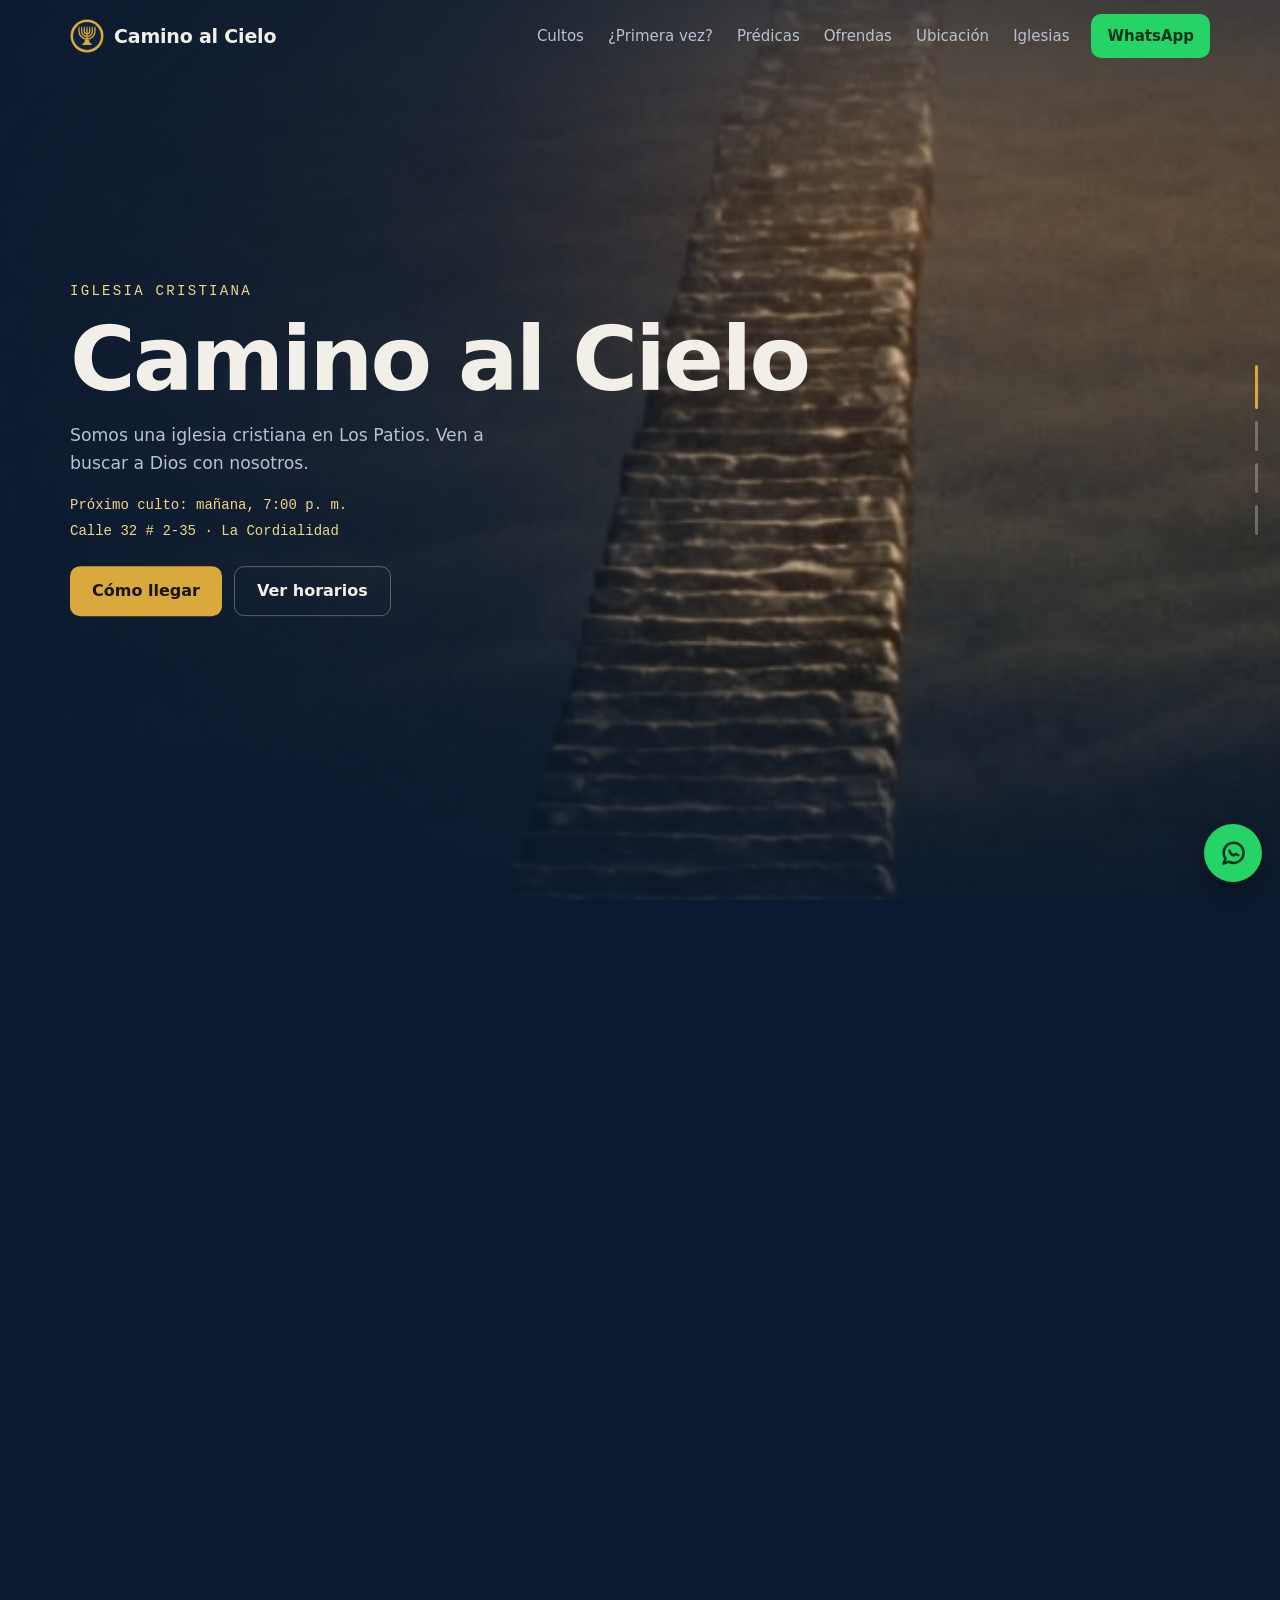
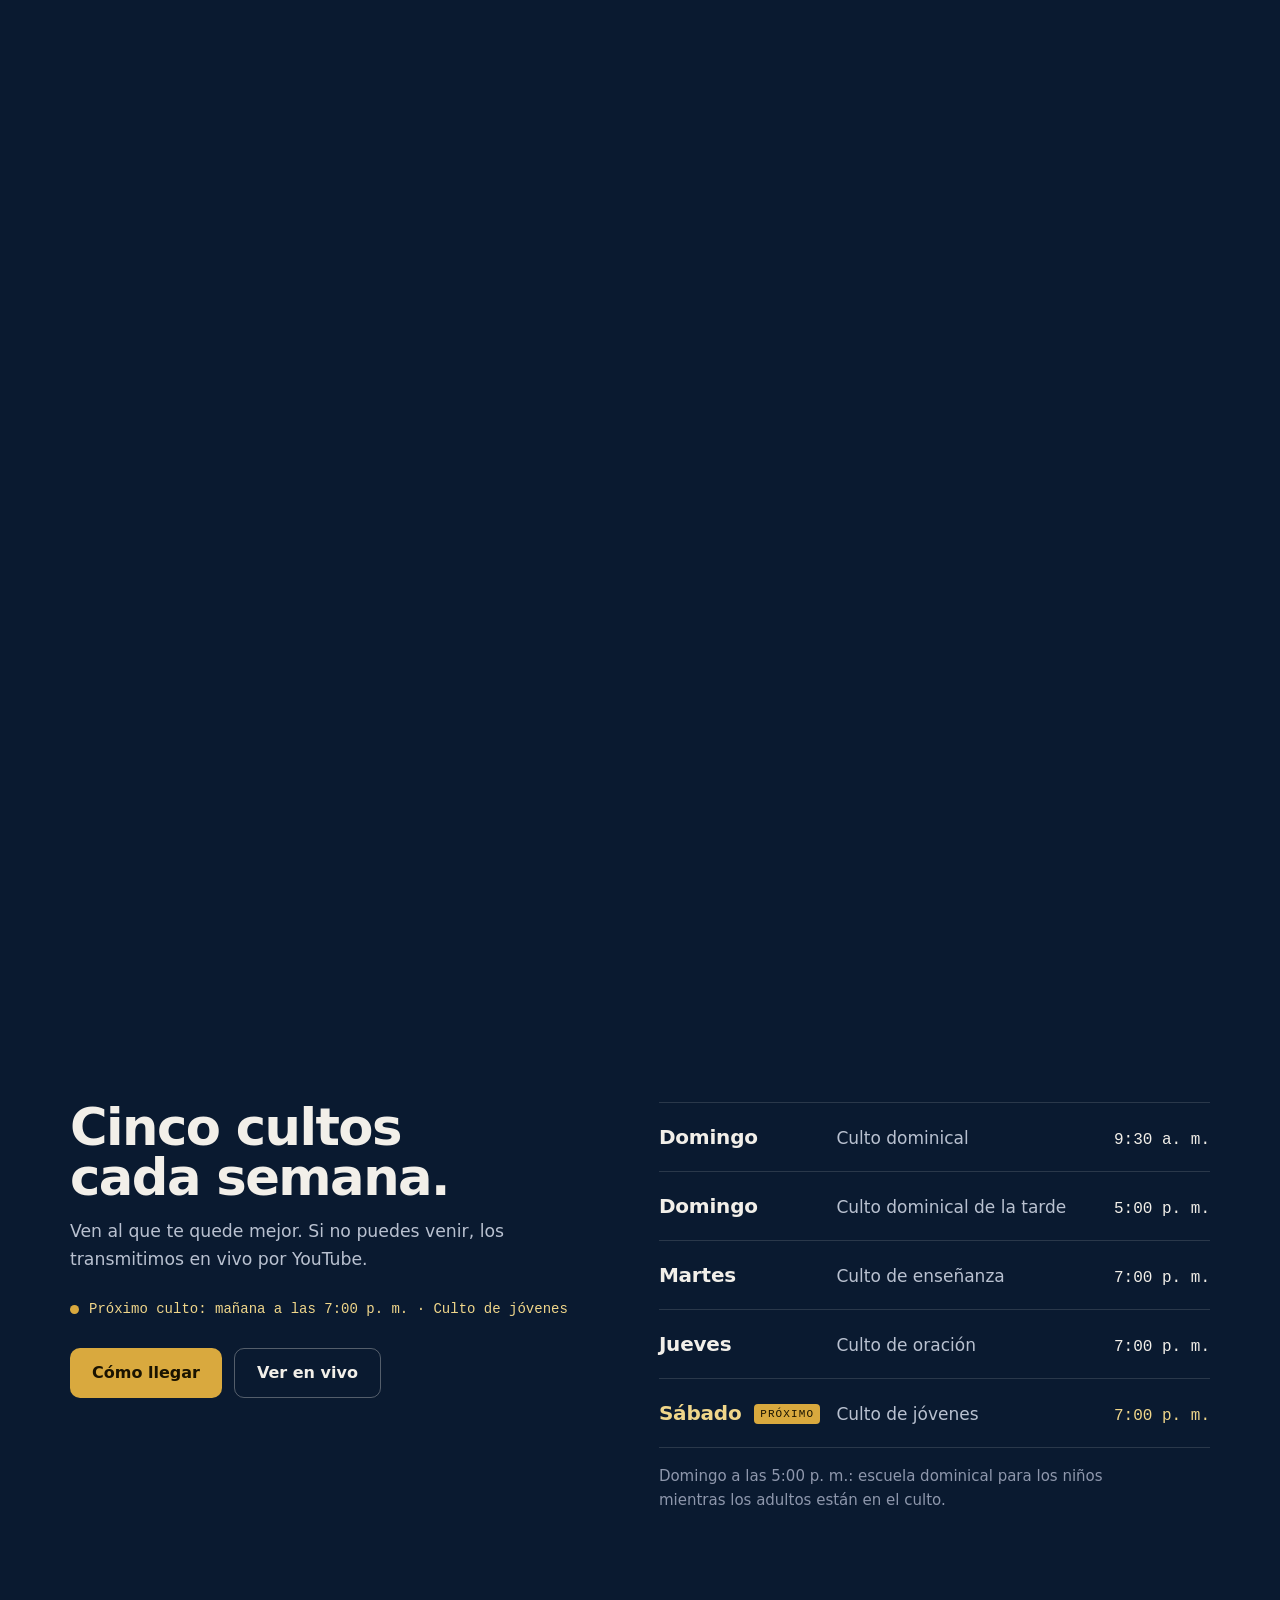
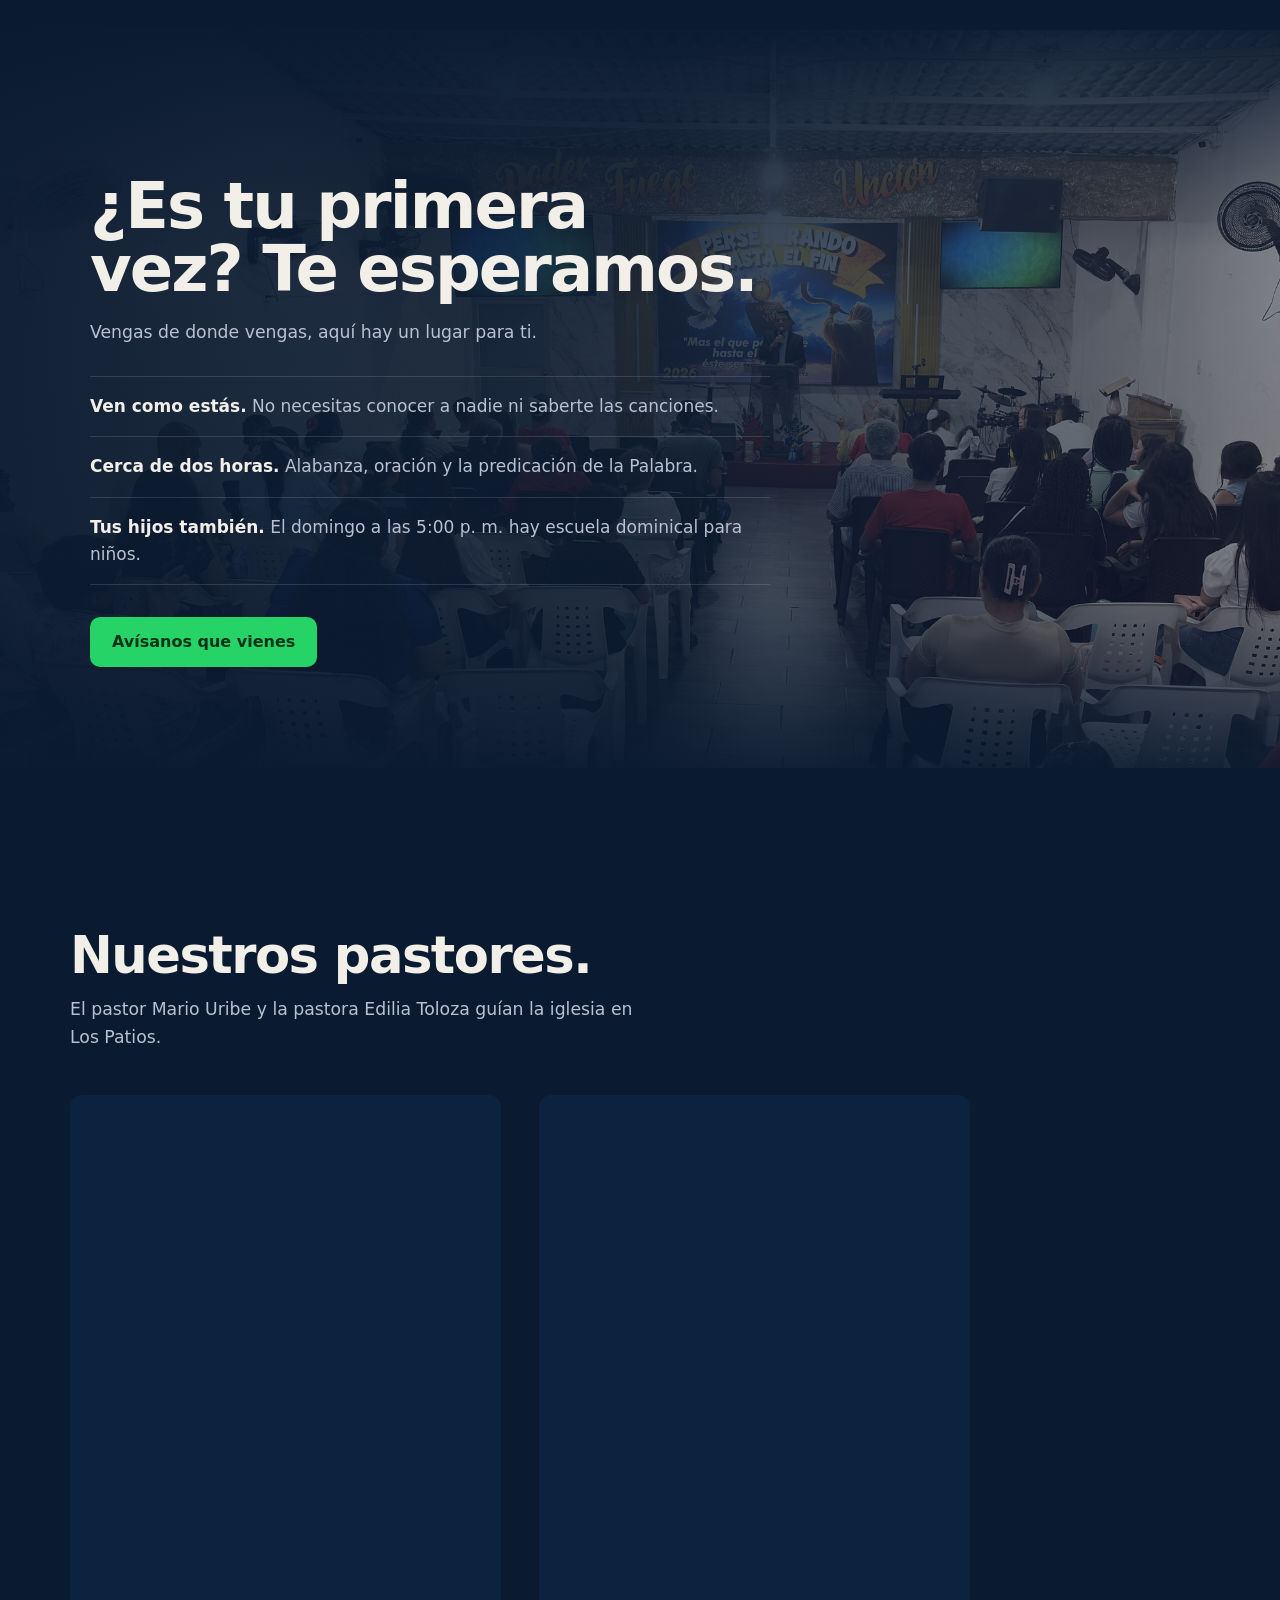
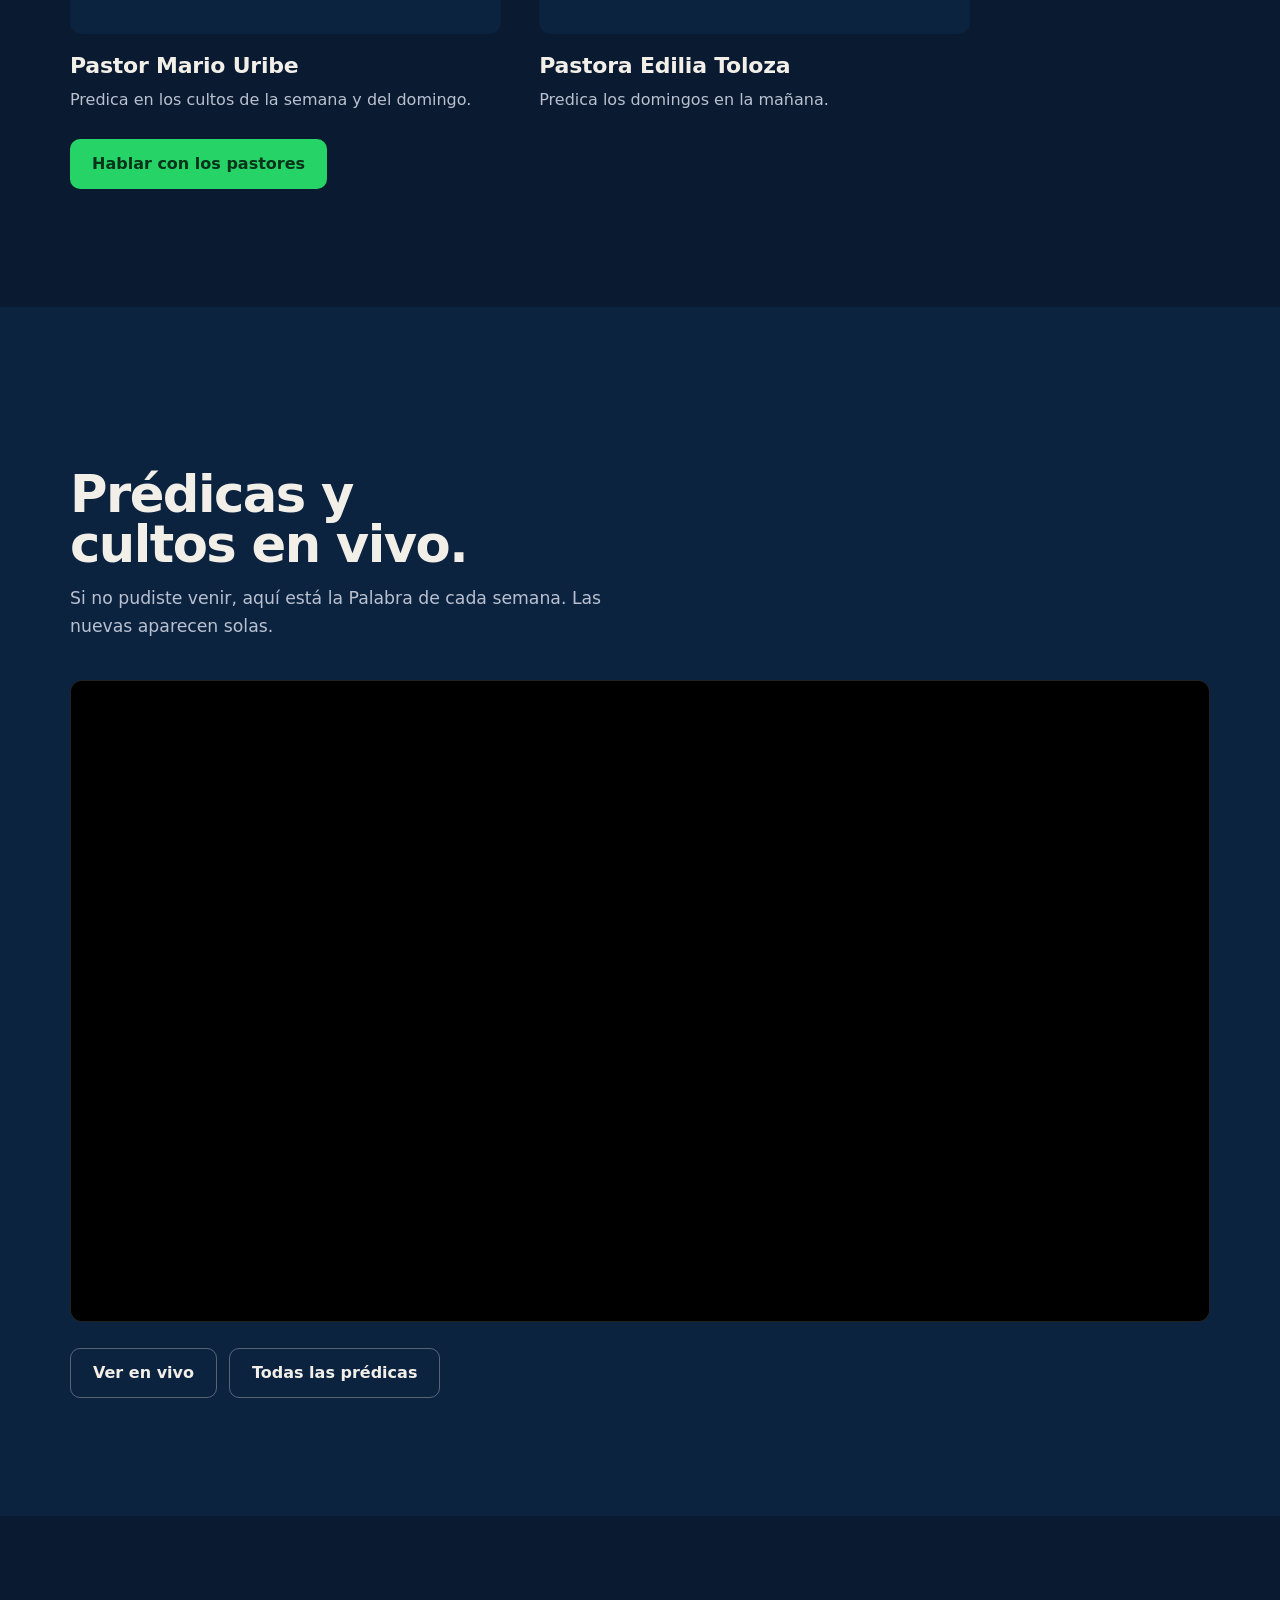
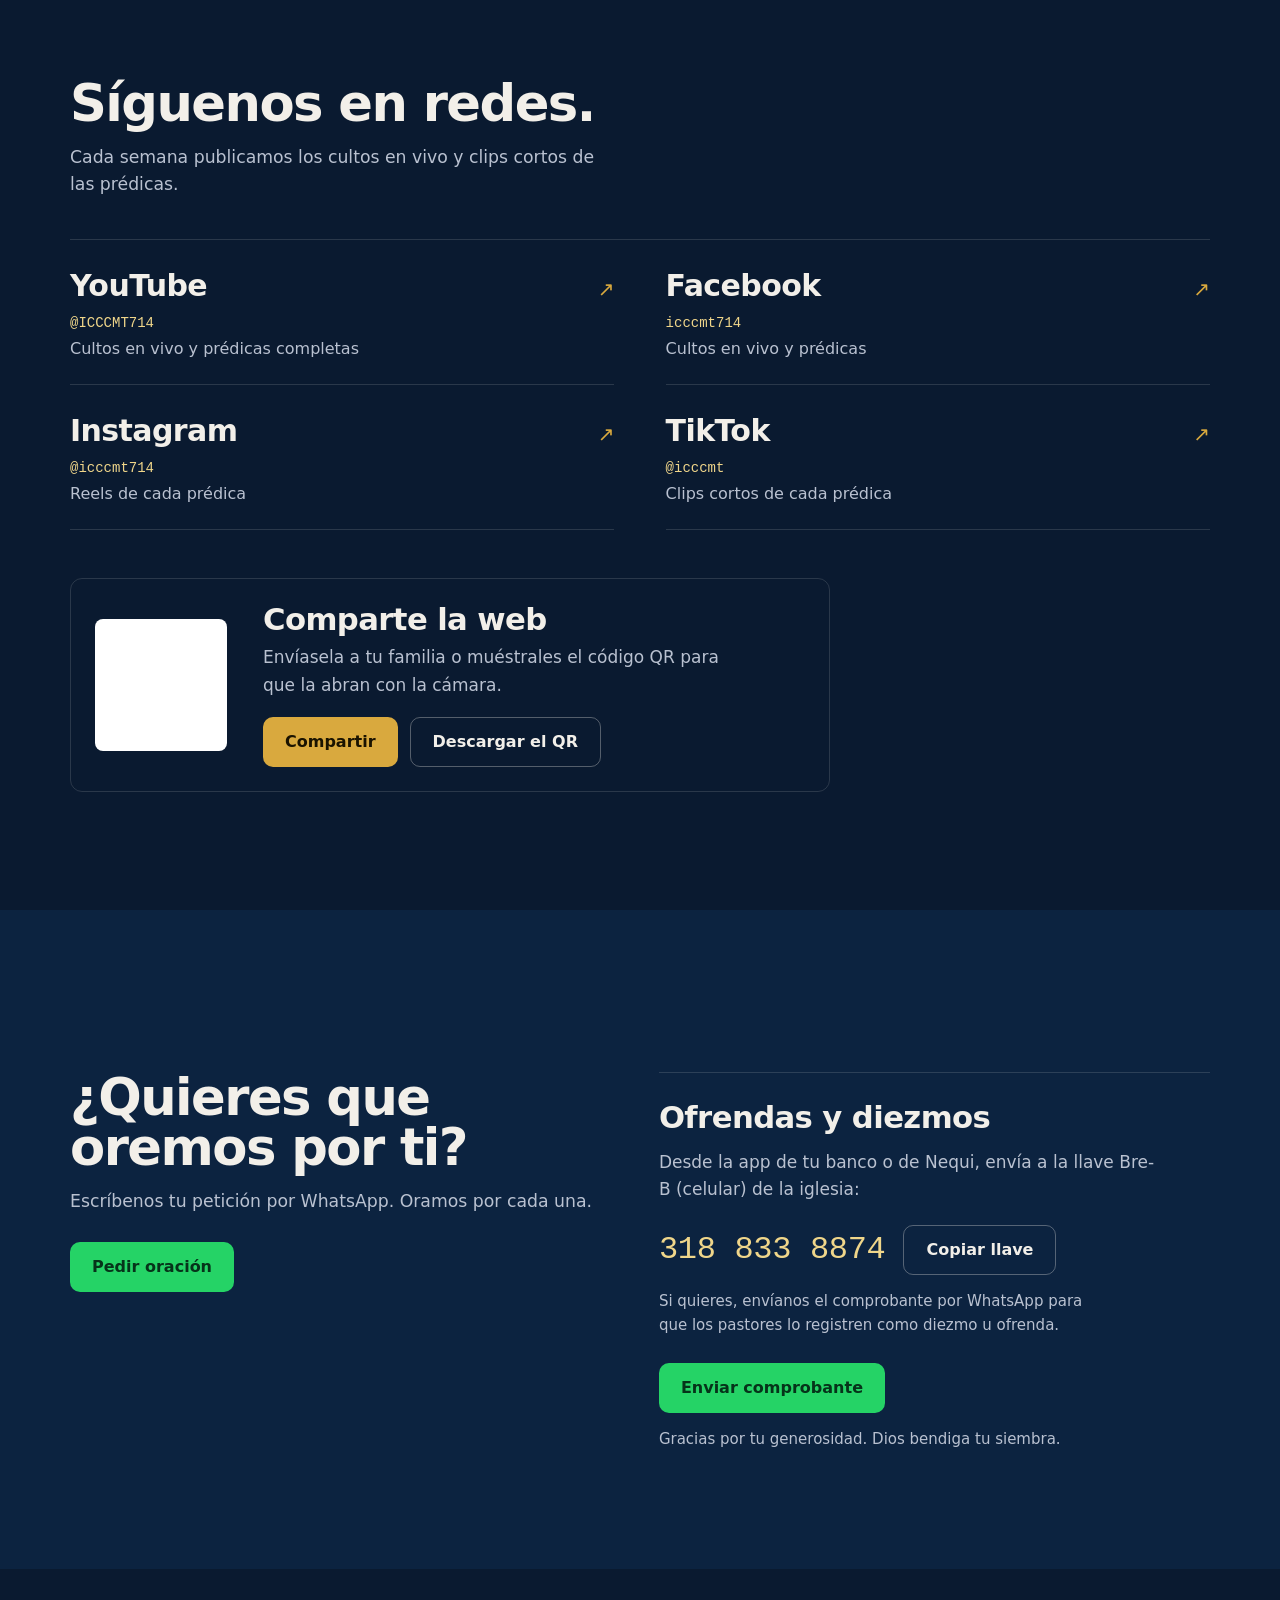
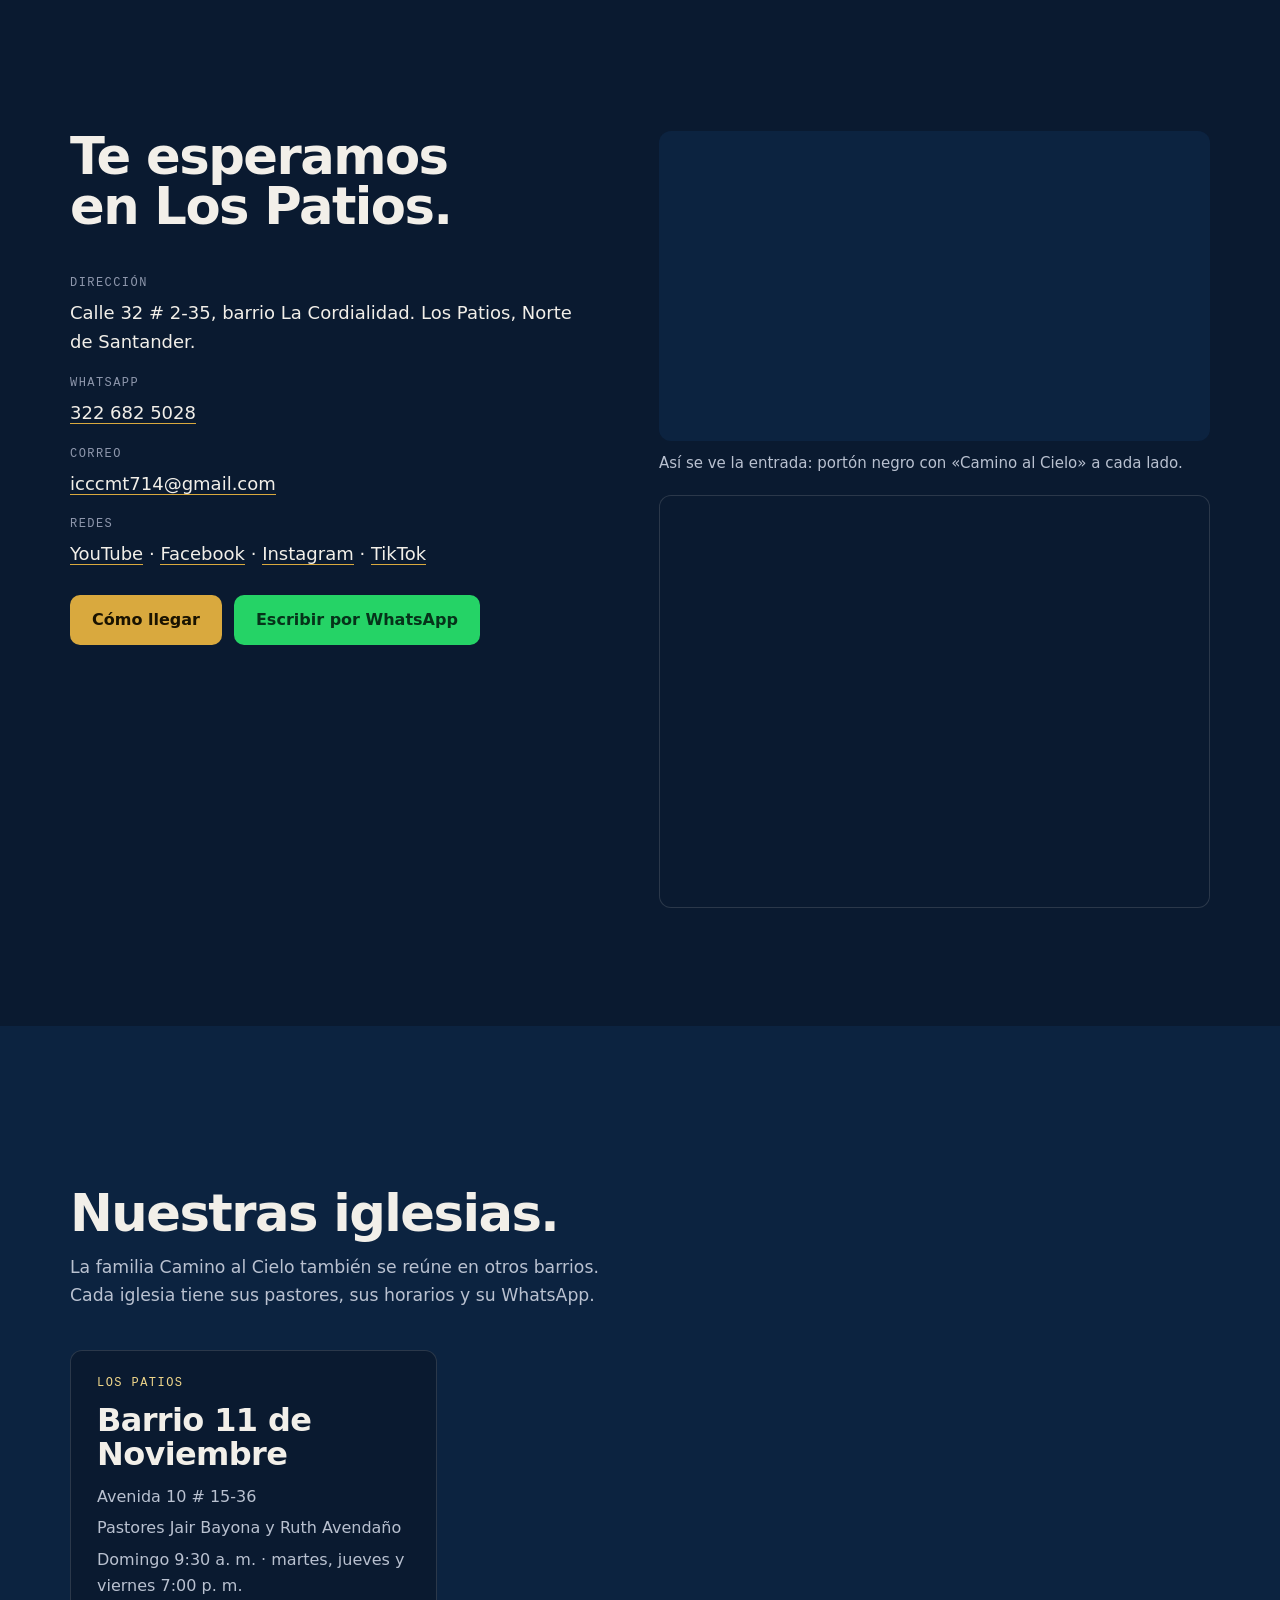
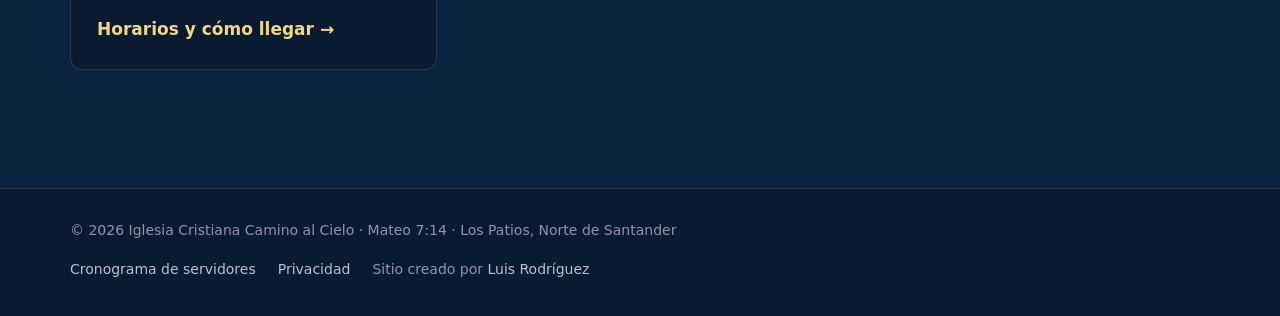
<file: index.html>
<!doctype html>
<html lang="es-CO" class="no-js">
<head>
<meta charset="utf-8">
<!-- Seguridad: solo se carga lo propio + Google Fonts, el video de YouTube (nocookie) y el mapa de Google.
     Si agregas un recurso de otro sitio (script, iframe, fuente, imagen), agrégalo aquí o el navegador lo bloquea. -->
<meta http-equiv="Content-Security-Policy" content="default-src 'none'; script-src 'self'; style-src 'self' https://fonts.googleapis.com; font-src https://fonts.gstatic.com; img-src 'self'; media-src 'self' blob:; connect-src 'self'; frame-src https://www.youtube-nocookie.com https://www.google.com https://maps.google.com; manifest-src 'self'; base-uri 'none'; form-action 'none'; upgrade-insecure-requests">
<meta name="referrer" content="strict-origin-when-cross-origin">
<meta name="viewport" content="width=device-width, initial-scale=1">
<title>Iglesia Cristiana Camino al Cielo · Los Patios | Cultos y horarios</title>
<meta name="description" content="Iglesia cristiana en Los Patios, Norte de Santander. Cultos el domingo a las 9:30 a. m. y 5:00 p. m.; martes, jueves y sábado a las 7:00 p. m. Calle 32 # 2-35, barrio La Cordialidad.">
<link rel="canonical" href="https://caminoalcielo714.org/">
<meta property="og:type" content="website">
<meta property="og:url" content="https://caminoalcielo714.org/">
<meta property="og:title" content="Iglesia Cristiana Camino al Cielo · Los Patios">
<meta property="og:description" content="Te esperamos el domingo a las 9:30 a. m. y 5:00 p. m.; martes, jueves y sábado a las 7:00 p. m. Calle 32 # 2-35, La Cordialidad.">
<meta property="og:image" content="https://caminoalcielo714.org/img/og.jpg">
<meta property="og:locale" content="es_CO">
<meta name="theme-color" content="#0A1A30">
<link rel="icon" href="img/sello.svg" type="image/svg+xml">
<link rel="preload" as="image" href="img/hero.jpg" media="(min-width: 761px)">
<link rel="preload" as="image" href="img/hero-movil.jpg" media="(max-width: 760px)">
<link rel="preconnect" href="https://fonts.googleapis.com">
<link rel="preconnect" href="https://fonts.gstatic.com" crossorigin>
<link rel="stylesheet" href="https://fonts.googleapis.com/css2?family=Outfit:wght@500;600;700;800&family=Inter:wght@400;500;600&family=IBM+Plex+Mono:wght@400;500&display=swap">
<link rel="stylesheet" href="styles.css">
<script type="application/ld+json">
{
  "@context": "https://schema.org",
  "@type": ["Church", "LocalBusiness"],
  "@id": "https://caminoalcielo714.org/#iglesia",
  "name": "Iglesia Cristiana Camino al Cielo",
  "alternateName": "ICCCMT",
  "description": "Iglesia cristiana en Los Patios, Norte de Santander. Mateo 7:14.",
  "url": "https://caminoalcielo714.org/",
  "logo": "https://caminoalcielo714.org/img/sello.svg",
  "image": ["https://caminoalcielo714.org/img/fachada.jpg", "https://caminoalcielo714.org/img/templo-lleno.jpg"],
  "telephone": "+573226825028",
  "email": "icccmt714@gmail.com",
  "address": {"@type": "PostalAddress", "streetAddress": "Calle 32 # 2-35, barrio La Cordialidad", "addressLocality": "Los Patios", "addressRegion": "Norte de Santander", "addressCountry": "CO"},
  "geo": {"@type": "GeoCoordinates", "latitude": 7.8390849, "longitude": -72.5015306},
  "hasMap": "https://www.google.com/maps/search/?api=1&query=Iglesia+Cristiana+Camino+al+Cielo+Los+Patios",
  "openingHoursSpecification": [
    {"@type": "OpeningHoursSpecification", "dayOfWeek": "Sunday", "opens": "09:30", "closes": "11:30"},
    {"@type": "OpeningHoursSpecification", "dayOfWeek": "Sunday", "opens": "17:00", "closes": "19:00"},
    {"@type": "OpeningHoursSpecification", "dayOfWeek": "Tuesday", "opens": "19:00", "closes": "21:00"},
    {"@type": "OpeningHoursSpecification", "dayOfWeek": "Thursday", "opens": "19:00", "closes": "21:00"},
    {"@type": "OpeningHoursSpecification", "dayOfWeek": "Saturday", "opens": "19:00", "closes": "21:00"}
  ],
  "sameAs": ["https://www.youtube.com/@ICCCMT714", "https://www.facebook.com/icccmt714", "https://www.instagram.com/icccmt714/", "https://www.tiktok.com/@icccmt"]
}
</script>
</head>
<body>
<header class="nav" id="nav">
  <div class="wrap">
    <a class="logo" href="#inicio" aria-label="Iglesia Cristiana Camino al Cielo, inicio"><img src="img/sello.svg" alt="" width="34" height="34"><span>Camino al Cielo</span></a>
    <nav class="nav-links" aria-label="Secciones"><a href="#cultos">Cultos</a><a href="#visita">¿Primera vez?</a><a href="#predicas">Prédicas</a><a href="#ofrendas">Ofrendas</a><a href="#ubicacion">Ubicación</a><a href="#iglesias">Iglesias</a></nav>
    <a class="btn btn-wa btn-nav" data-wa href="#">WhatsApp</a>
    <button class="burger" id="burger" aria-label="Abrir menú" aria-expanded="false" aria-controls="menu"><svg viewBox="0 0 24 24" fill="none" stroke="currentColor" stroke-width="2" stroke-linecap="round"><path d="M4 7h16M4 12h16M4 17h16"/></svg></button>
  </div>
</header>
<div class="menu" id="menu">
  <a href="#cultos">Cultos</a><a href="#visita">¿Primera vez?</a><a href="#predicas">Prédicas</a><a href="#ofrendas">Ofrendas</a><a href="#ubicacion">Ubicación</a><a href="#iglesias">Nuestras iglesias</a>
  <a class="btn btn-wa" data-wa href="#">Escribir por WhatsApp</a>
</div>

<main>
  <!-- 1. Portada: el camino angosto que sube a la luz. Avanza con el scroll (imagen hoy; película cuando haya créditos). -->
  <section class="film" id="inicio" aria-label="Iglesia Cristiana Camino al Cielo, presentación">
    <div class="film-stage">
      <video id="film-video" muted playsinline preload="none" aria-hidden="true"></video>
      <picture class="film-poster">
        <source media="(max-width: 760px)" srcset="img/hero-movil.jpg">
        <img src="img/hero.jpg" alt="Una escalera angosta de piedra sube entre las nubes hacia una luz dorada" fetchpriority="high">
      </picture>
      <div class="film-scrim" aria-hidden="true"></div>
      <div class="chapters">
        <article class="chapter on"><div class="wrap">
          <h1><small>Iglesia Cristiana</small> Camino al Cielo</h1>
          <p>Somos una iglesia cristiana en Los Patios. Ven a buscar a Dios con nosotros.</p>
          <p class="proximo"><span data-proximo>Domingo 9:30 a. m. y 5:00 p. m. · martes, jueves y sábado 7:00 p. m.</span><span>Calle 32 # 2‑35 · La Cordialidad</span></p>
          <div class="actions"><a class="btn btn-gold" data-map href="#">Cómo llegar</a><a class="btn btn-line" href="#cultos">Ver horarios</a></div>
        </div></article>
        <article class="chapter"><div class="wrap">
          <h2>Angosto es el camino que lleva a la vida.</h2>
          <p>Mateo 7:14. Lo recorremos juntos, cada semana, con la Palabra de Dios en el centro.</p>
        </div></article>
        <article class="chapter"><div class="wrap">
          <h2>¿Primera vez? Te guardamos un lugar.</h2>
          <p>No necesitas conocer a nadie. Escríbenos y te ayudamos a llegar.</p>
          <div class="actions"><a class="btn btn-wa" data-wa="visita" href="#">Avísanos que vienes</a></div>
        </div></article>
        <article class="chapter"><div class="wrap">
          <h2><span class="nowrap">Calle 32 # 2‑35,</span> Los Patios.</h2>
          <p>Barrio La Cordialidad. Domingo 9:30 a. m. y 5:00 p. m.; martes, jueves y sábado 7:00 p. m.</p>
          <div class="actions"><a class="btn btn-gold" data-map href="#">Cómo llegar</a><a class="btn btn-wa" data-wa href="#">Escribir por WhatsApp</a></div>
        </div></article>
      </div>
      <nav class="film-index" aria-label="Capítulos">
        <button type="button" data-go="0" aria-label="Inicio" class="on"></button>
        <button type="button" data-go="1" aria-label="Mateo 7:14"></button>
        <button type="button" data-go="2" aria-label="Primera vez"></button>
        <button type="button" data-go="3" aria-label="Dirección"></button>
      </nav>
    </div>
  </section>

  <!-- 2. Cultos de la semana (main.js marca hoy y el próximo) -->
  <section class="section" id="cultos">
    <div class="wrap split">
      <div class="reveal">
        <h2 class="h-section">Cinco cultos cada semana.</h2>
        <p class="lead">Ven al que te quede mejor. Si no puedes venir, los transmitimos en vivo por YouTube.</p>
        <p class="estado" id="estado"><i></i><span data-proximo-largo>Consultando el próximo culto…</span></p>
        <div class="actions"><a class="btn btn-gold" data-map href="#">Cómo llegar</a><a class="btn btn-line" data-live href="#">Ver en vivo</a></div>
      </div>
      <div class="reveal">
        <div class="horario" id="horario" role="list" aria-label="Horario de cultos"></div>
        <p class="nota">Domingo a las 5:00 p. m.: escuela dominical para los niños mientras los adultos están en el culto.</p>
      </div>
    </div>
  </section>

  <!-- 3. Primera vez: banda con la foto real del templo -->
  <section class="band" id="visita">
    <img class="band-bg" src="img/templo-lleno.jpg" alt="" loading="lazy">
    <div class="wrap band-in reveal">
      <h2>¿Es tu primera vez? Te esperamos.</h2>
      <p class="lead">Vengas de donde vengas, aquí hay un lugar para ti.</p>
      <ul class="lines">
        <li><b>Ven como estás.</b> No necesitas conocer a nadie ni saberte las canciones.</li>
        <li><b>Cerca de dos horas.</b> Alabanza, oración y la predicación de la Palabra.</li>
        <li><b>Tus hijos también.</b> El domingo a las 5:00 p. m. hay escuela dominical para niños.</li>
      </ul>
      <a class="btn btn-wa" data-wa="visita" href="#">Avísanos que vienes</a>
    </div>
  </section>

  <!-- 4. Pastores -->
  <section class="section" id="pastores">
    <div class="wrap">
      <div class="reveal">
        <h2 class="h-section">Nuestros pastores.</h2>
        <p class="lead">El pastor Mario Uribe y la pastora Edilia Toloza guían la iglesia en Los Patios.</p>
      </div>
      <div class="pastores">
        <figure class="reveal"><img src="img/pastor-mario.jpg" alt="El pastor Mario Uribe predicando en la iglesia" width="640" height="800" loading="lazy"><figcaption><b>Pastor Mario Uribe</b><span>Predica en los cultos de la semana y del domingo.</span></figcaption></figure>
        <figure class="reveal"><img src="img/pastora-edilia.jpg" alt="La pastora Edilia Toloza predicando en la iglesia" width="640" height="800" loading="lazy"><figcaption><b>Pastora Edilia Toloza</b><span>Predica los domingos en la mañana.</span></figcaption></figure>
      </div>
      <div class="actions reveal"><a class="btn btn-wa" data-wa="pastores" href="#">Hablar con los pastores</a></div>
    </div>
  </section>

  <!-- 5. Prédicas y en vivo: la lista de YouTube se actualiza sola -->
  <section class="section section-alt" id="predicas">
    <div class="wrap">
      <div class="reveal head-row">
        <div>
          <h2 class="h-section">Prédicas y cultos en vivo.</h2>
          <p class="lead">Si no pudiste venir, aquí está la Palabra de cada semana. Las nuevas aparecen solas.</p>
        </div>
        <p class="en-vivo" id="en-vivo" hidden><i></i><a data-live href="#">Estamos en culto ahora: míralo en vivo</a></p>
      </div>
      <div class="video reveal">
        <iframe src="https://www.youtube-nocookie.com/embed/videoseries?list=UULF9AWh4ZiqCBXliTgME6V60g" title="Prédicas de la Iglesia Cristiana Camino al Cielo en YouTube" loading="lazy" allow="accelerometer; autoplay; clipboard-write; encrypted-media; gyroscope; picture-in-picture; web-share" referrerpolicy="strict-origin-when-cross-origin" allowfullscreen></iframe>
      </div>
      <div class="actions reveal"><a class="btn btn-line" data-live href="#">Ver en vivo</a><a class="btn btn-line" href="https://www.youtube.com/@ICCCMT714/videos" target="_blank" rel="noopener">Todas las prédicas</a></div>
    </div>
  </section>

  <!-- 6. Redes y compartir la web -->
  <section class="section" id="redes">
    <div class="wrap">
      <div class="reveal">
        <h2 class="h-section">Síguenos en redes.</h2>
        <p class="lead">Cada semana publicamos los cultos en vivo y clips cortos de las prédicas.</p>
      </div>
      <ul class="redes reveal">
        <li><a href="https://www.youtube.com/@ICCCMT714" target="_blank" rel="noopener"><b>YouTube</b><code>@ICCCMT714</code><span>Cultos en vivo y prédicas completas</span></a></li>
        <li><a href="https://www.facebook.com/icccmt714" target="_blank" rel="noopener"><b>Facebook</b><code>icccmt714</code><span>Cultos en vivo y prédicas</span></a></li>
        <li><a href="https://www.instagram.com/icccmt714/" target="_blank" rel="noopener"><b>Instagram</b><code>@icccmt714</code><span>Reels de cada prédica</span></a></li>
        <li><a href="https://www.tiktok.com/@icccmt" target="_blank" rel="noopener"><b>TikTok</b><code>@icccmt</code><span>Clips cortos de cada prédica</span></a></li>
      </ul>
      <div class="compartir reveal">
        <img src="img/qr.png" alt="Código QR de caminoalcielo714.org" width="132" height="132" loading="lazy">
        <div>
          <h3>Comparte la web</h3>
          <p>Envíasela a tu familia o muéstrales el código QR para que la abran con la cámara.</p>
          <div class="actions"><button type="button" class="btn btn-gold" id="compartir">Compartir</button><a class="btn btn-line" href="img/qr.png" download="qr-caminoalcielo714.png">Descargar el QR</a></div>
        </div>
      </div>
    </div>
  </section>

  <!-- 7. Oración y ofrendas -->
  <section class="section section-alt" id="ofrendas">
    <div class="wrap split">
      <div class="reveal">
        <h2 class="h-section">¿Quieres que oremos por ti?</h2>
        <p class="lead">Escríbenos tu petición por WhatsApp. Oramos por cada una.</p>
        <div class="actions"><a class="btn btn-wa" data-wa="oracion" href="#">Pedir oración</a></div>
      </div>
      <div class="reveal ofrenda">
        <h3>Ofrendas y diezmos</h3>
        <p>Desde la app de tu banco o de Nequi, envía a la llave Bre-B (celular) de la iglesia:</p>
        <div class="llave"><code id="llave">318 833 8874</code><button type="button" class="btn btn-line" id="copiar">Copiar llave</button></div>
        <p class="nota">Si quieres, envíanos el comprobante por WhatsApp para que los pastores lo registren como diezmo u ofrenda.</p>
        <div class="actions"><a class="btn btn-wa" data-wa="comprobante" href="#">Enviar comprobante</a></div>
        <p class="nota">Gracias por tu generosidad. Dios bendiga tu siembra.</p>
      </div>
    </div>
  </section>

  <!-- 8. Ubicación y contacto -->
  <section class="section" id="ubicacion">
    <div class="wrap split">
      <div class="reveal">
        <h2 class="h-section">Te esperamos en Los Patios.</h2>
        <dl class="datos">
          <dt>Dirección</dt><dd><span class="nowrap">Calle 32 # 2‑35,</span> barrio La Cordialidad. Los Patios, Norte de Santander.</dd>
          <dt>WhatsApp</dt><dd><a data-wa href="#">322 682 5028</a></dd>
          <dt>Correo</dt><dd><a href="mailto:icccmt714@gmail.com">icccmt714@gmail.com</a></dd>
          <dt>Redes</dt><dd><a href="https://www.youtube.com/@ICCCMT714" target="_blank" rel="noopener">YouTube</a> · <a href="https://www.facebook.com/icccmt714" target="_blank" rel="noopener">Facebook</a> · <a href="https://www.instagram.com/icccmt714/" target="_blank" rel="noopener">Instagram</a> · <a href="https://www.tiktok.com/@icccmt" target="_blank" rel="noopener">TikTok</a></dd>
        </dl>
        <div class="actions"><a class="btn btn-gold" data-map href="#">Cómo llegar</a><a class="btn btn-wa" data-wa href="#">Escribir por WhatsApp</a></div>
      </div>
      <div class="reveal">
        <figure class="fachada">
          <img src="img/fachada.jpg" alt="Fachada de la iglesia de noche: portón negro abierto con las letras Camino al Cielo a cada lado" width="1400" height="788" loading="lazy">
          <figcaption>Así se ve la entrada: portón negro con «Camino al Cielo» a cada lado.</figcaption>
        </figure>
        <div class="mapa"><iframe id="mapa" title="Mapa: Calle 32 # 2-35, La Cordialidad, Los Patios" loading="lazy" referrerpolicy="strict-origin-when-cross-origin"></iframe></div>
      </div>
    </div>
  </section>

  <!-- 9. Nuestras iglesias: la lista la escribe _sedes/hacer_sedes.py desde _sedes/sedes.json (no editar entre las marcas) -->
  <section class="section section-alt" id="iglesias">
    <div class="wrap">
      <div class="reveal">
        <h2 class="h-section">Nuestras iglesias.</h2>
        <p class="lead">La familia Camino al Cielo también se reúne en otros barrios. Cada iglesia tiene sus pastores, sus horarios y su WhatsApp.</p>
      </div>
      <ul class="iglesias reveal">
<!-- iglesias:inicio -->
        <li><a href="/once-de-noviembre/"><small>Los Patios</small><b>Barrio 11 de Noviembre</b><span class="nowrap">Avenida 10 # 15-36</span><span>Pastores Jair Bayona y Ruth Avendaño</span><span>Domingo 9:30 a. m. · martes, jueves y viernes 7:00 p. m.</span><em>Horarios y cómo llegar →</em></a></li>
<!-- iglesias:fin -->
      </ul>
    </div>
  </section>
</main>

<footer class="footer">
  <div class="wrap">
    <span>© 2026 Iglesia Cristiana Camino al Cielo · Mateo 7:14 · Los Patios, Norte de Santander</span>
    <span class="footer-links"><a href="https://cronograma.caminoalcielo714.org" target="_blank" rel="noopener">Cronograma de servidores</a><a href="privacidad.html">Privacidad</a><span>Sitio creado por <a href="https://wa.me/573134308017" target="_blank" rel="noopener">Luis Rodríguez</a></span></span>
  </div>
</footer>
<a class="wa-float" data-wa href="#" aria-label="Escribir por WhatsApp"><svg viewBox="0 0 24 24" fill="none" stroke="currentColor" stroke-width="2.2" stroke-linecap="round" stroke-linejoin="round"><path d="M21 12a8.5 8.5 0 0 1-12.6 7.4L4 21l1.6-4.3A8.5 8.5 0 1 1 21 12z"/><path d="M9 10c.4 2 2 3.6 4 4l1.5-1.2 2 1"/></svg></a>
<script src="main.js"></script>
</body>
</html>
</file>
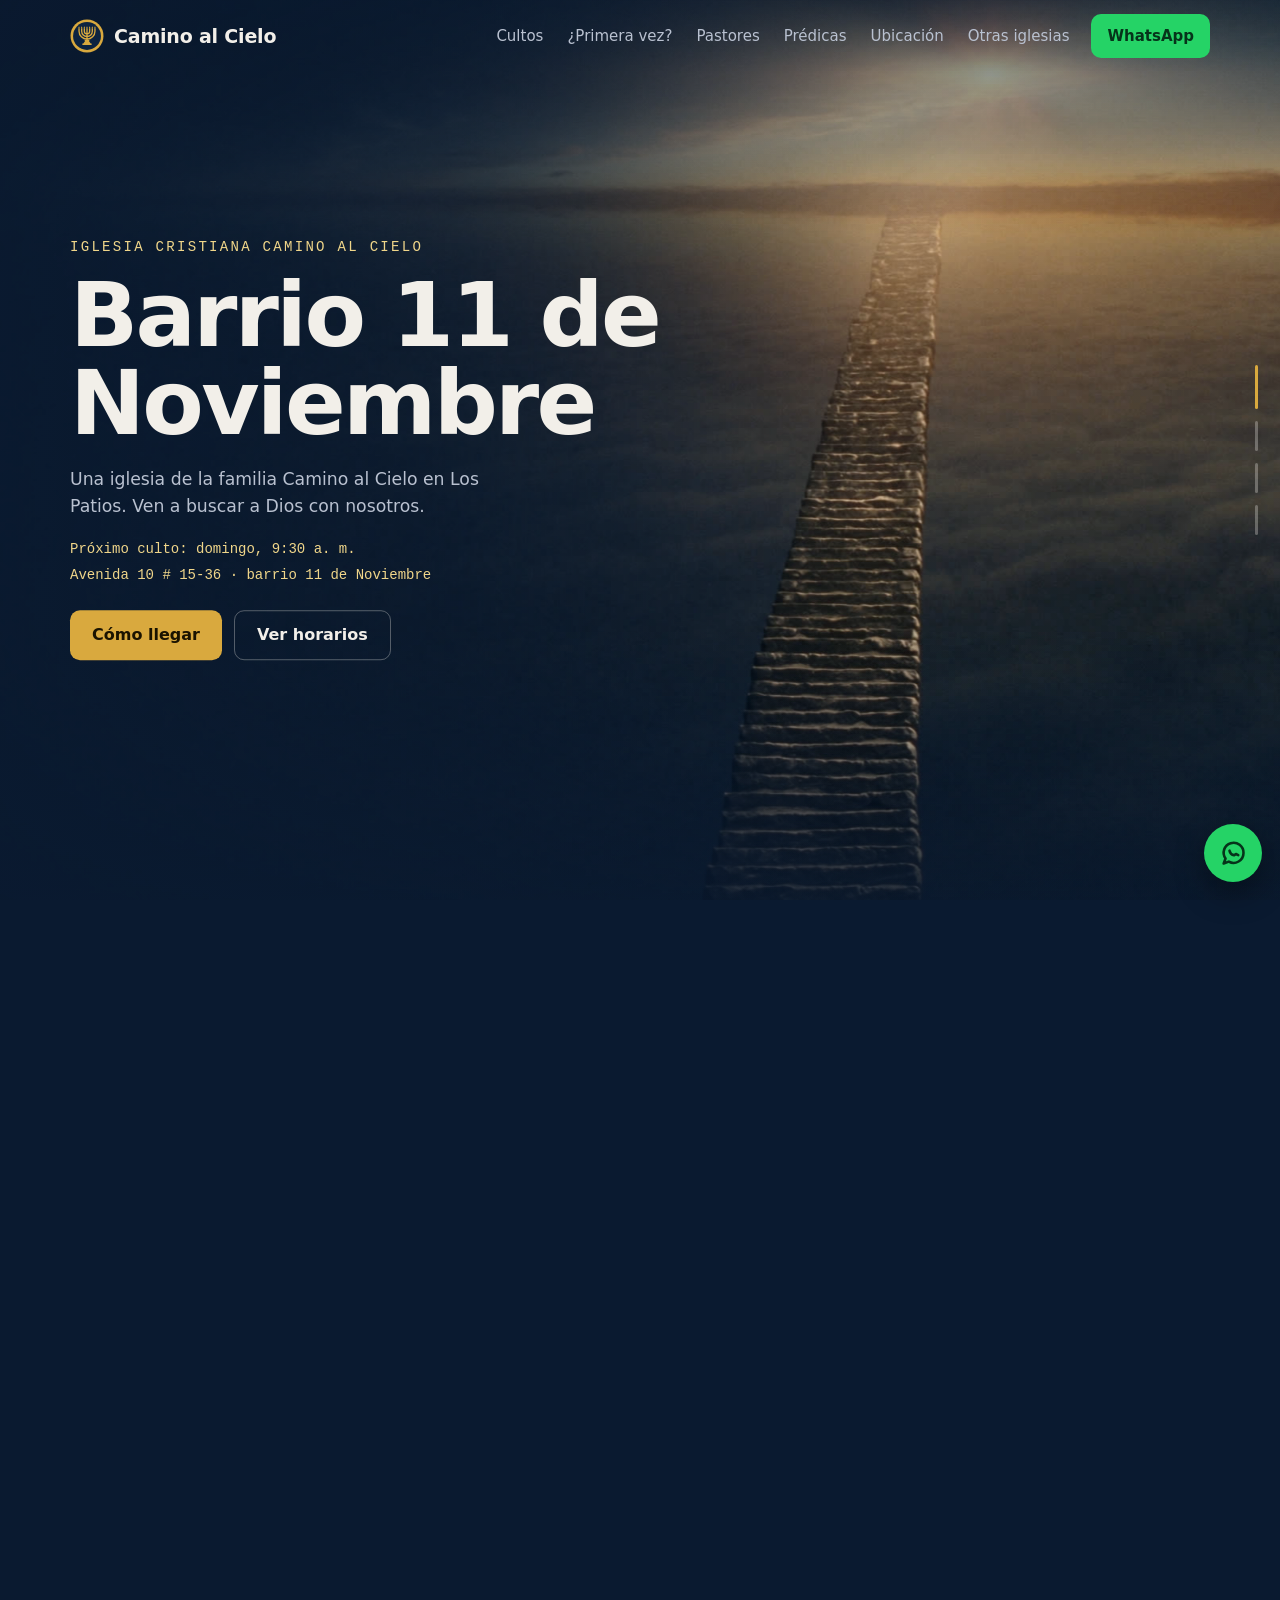
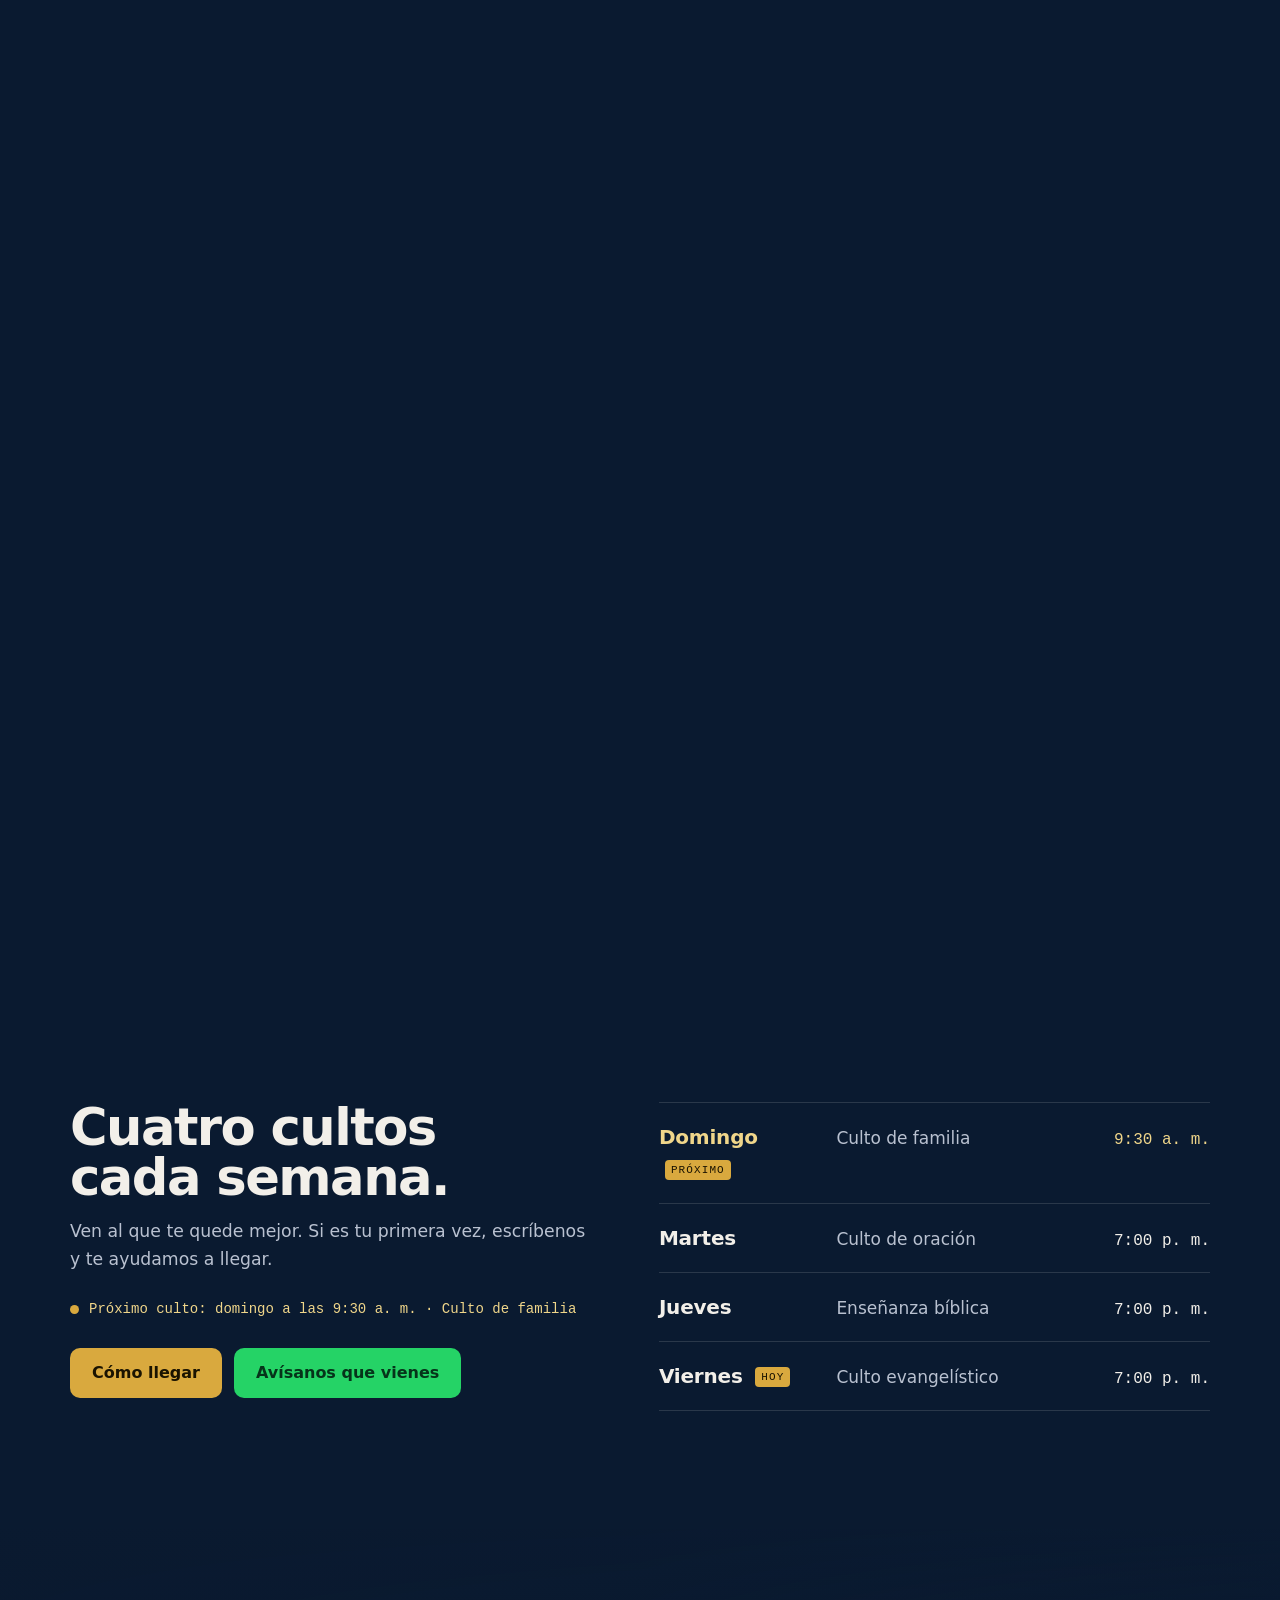
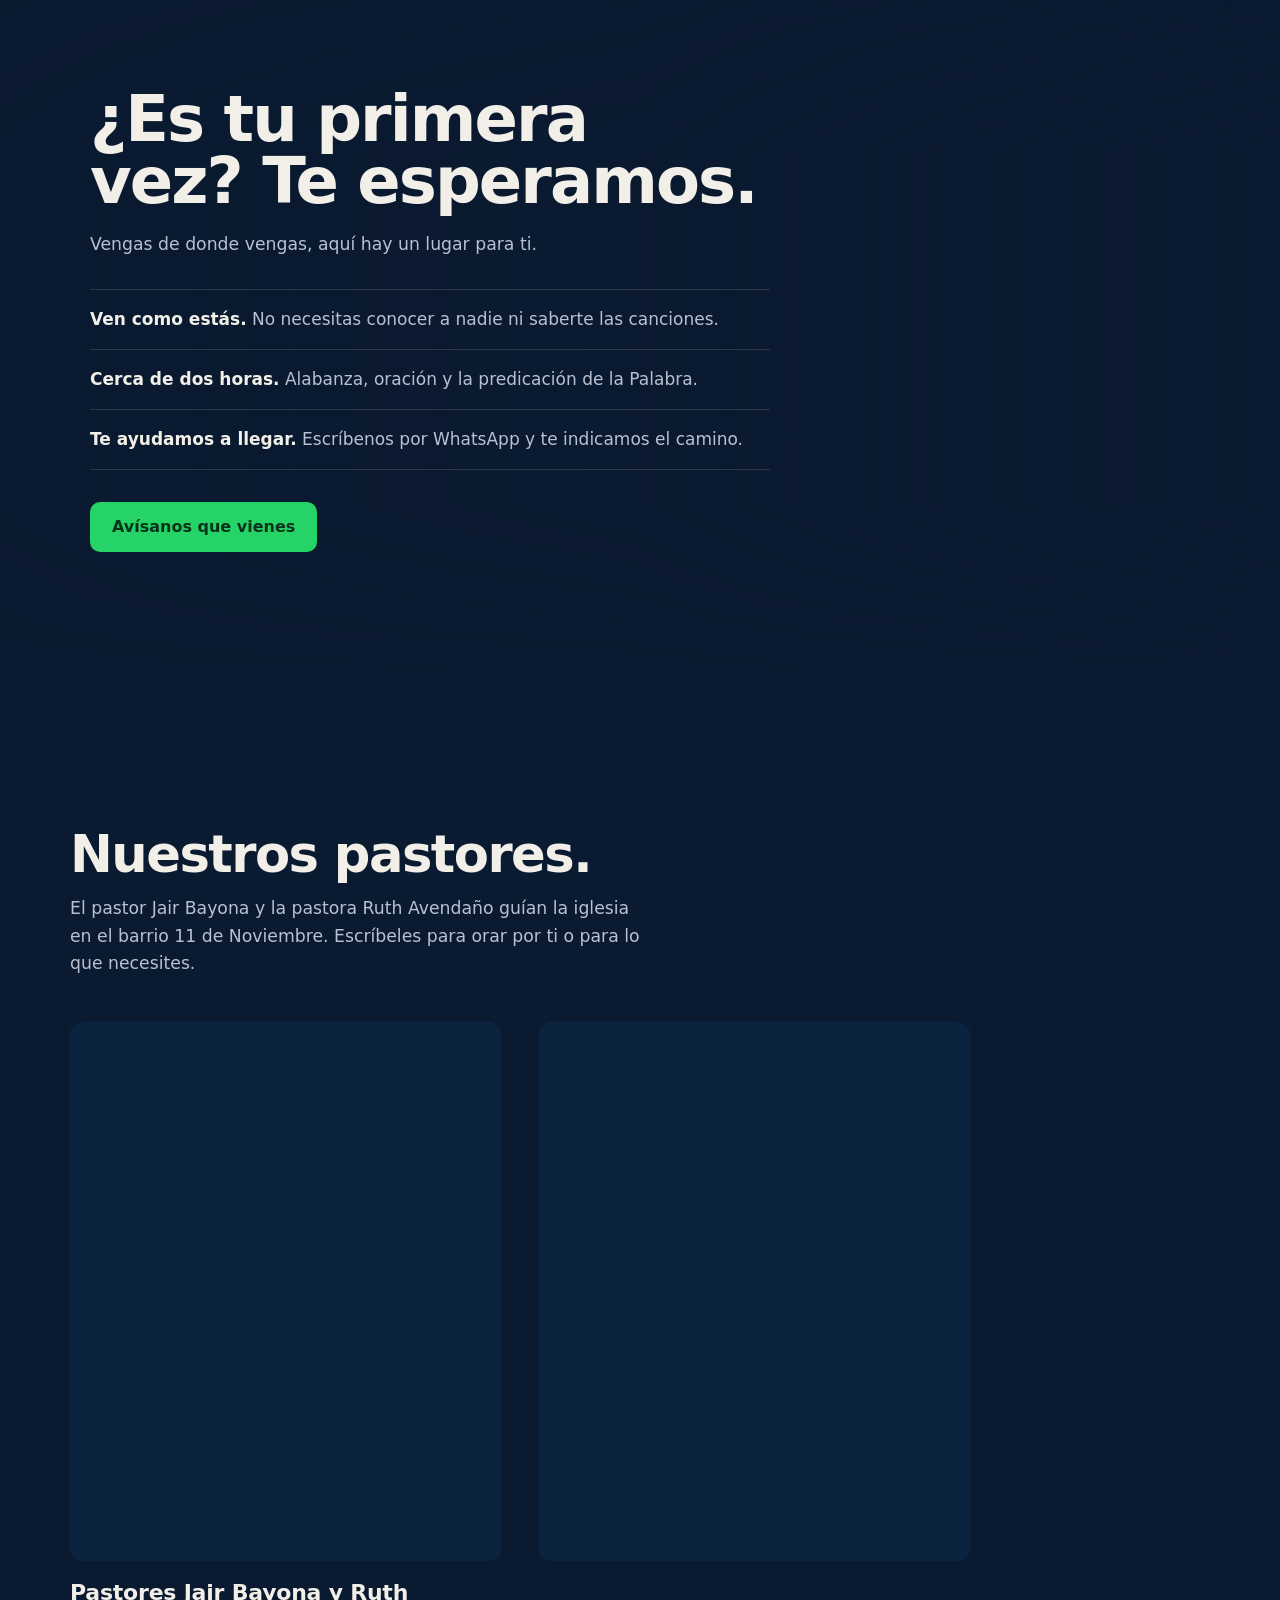
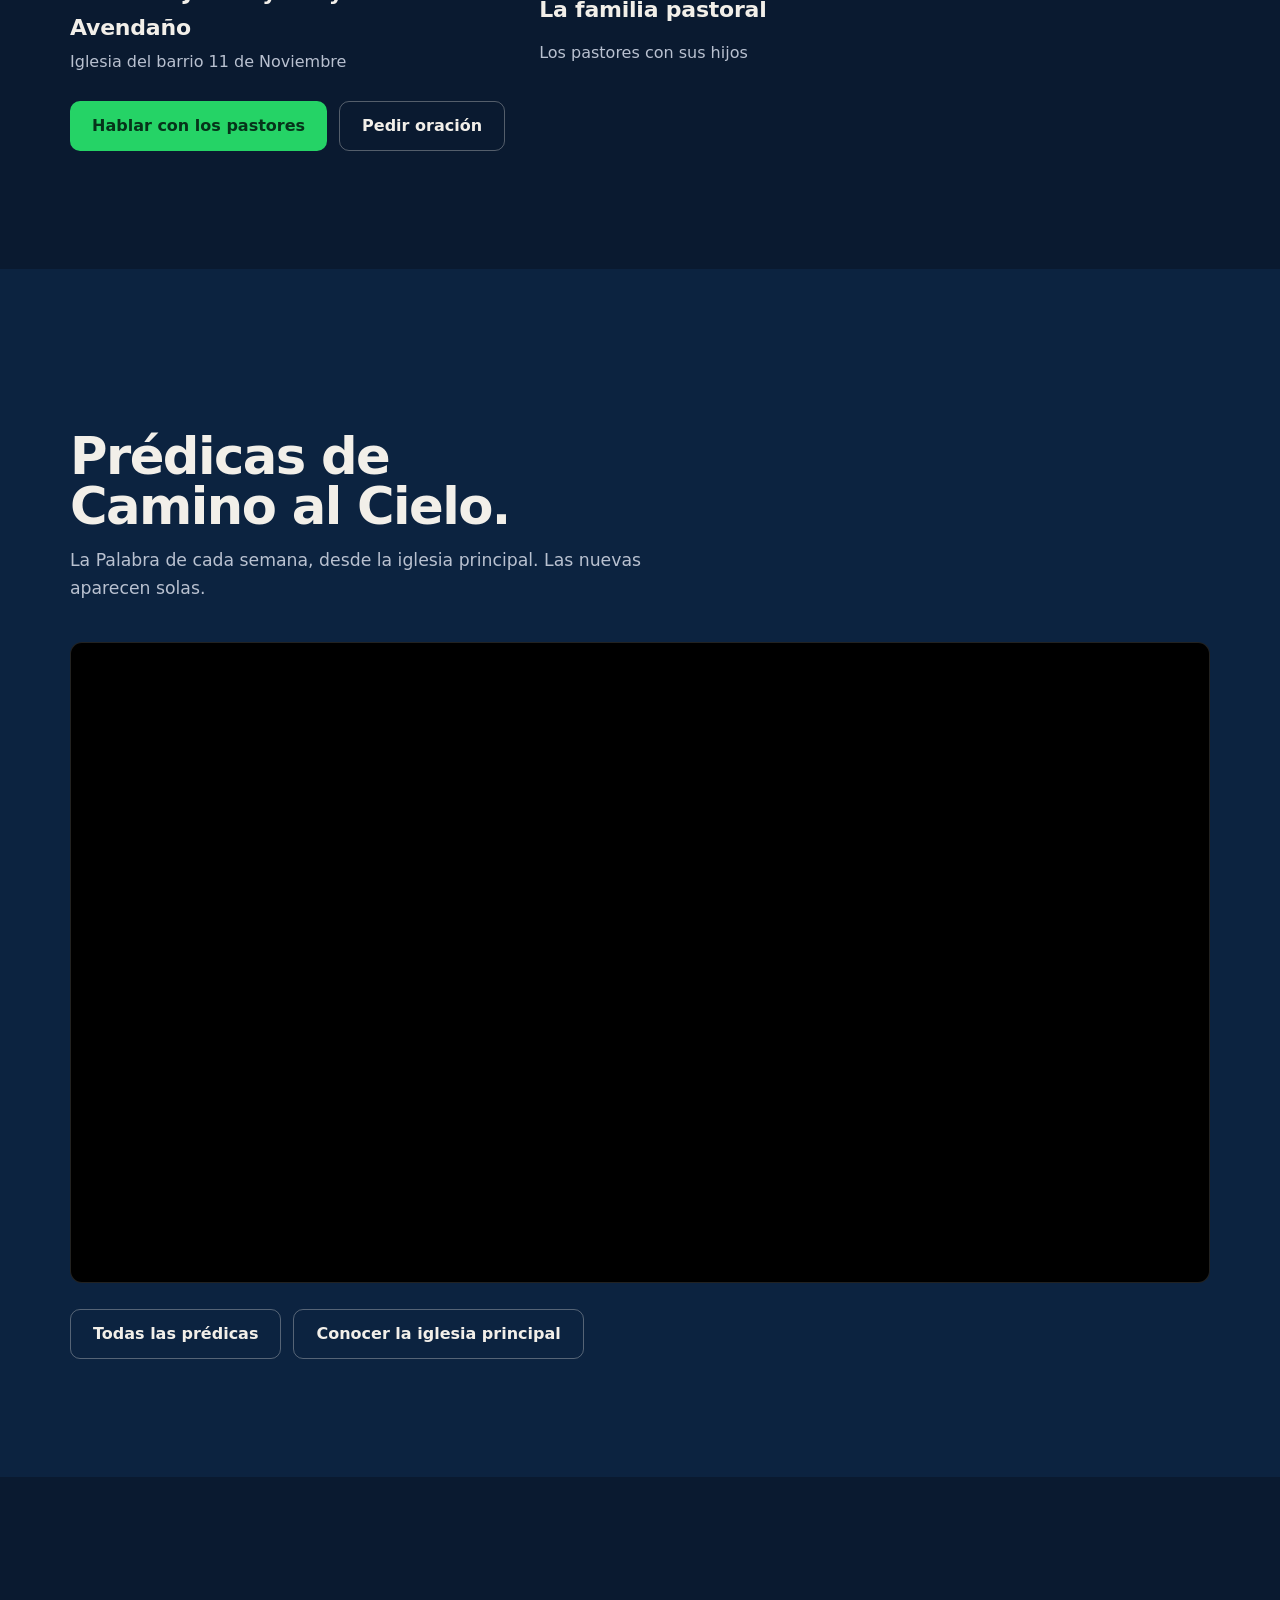
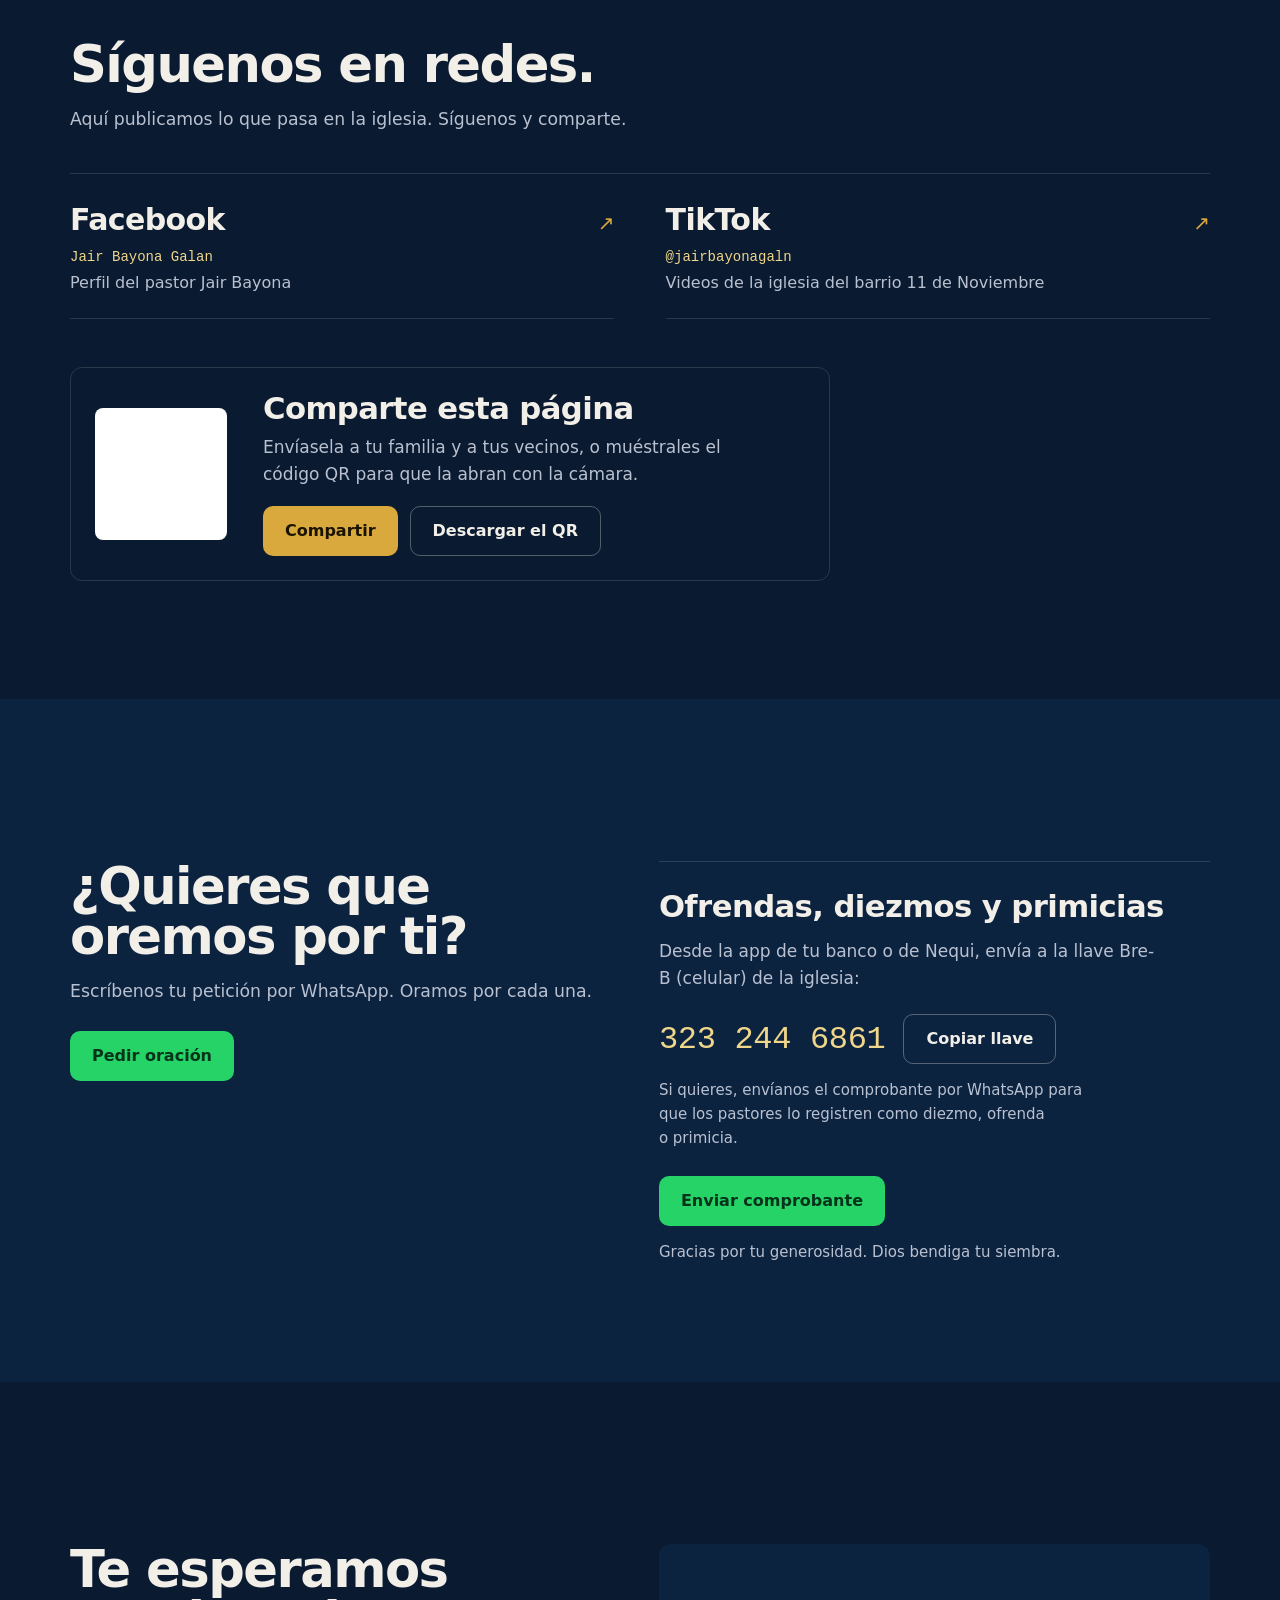
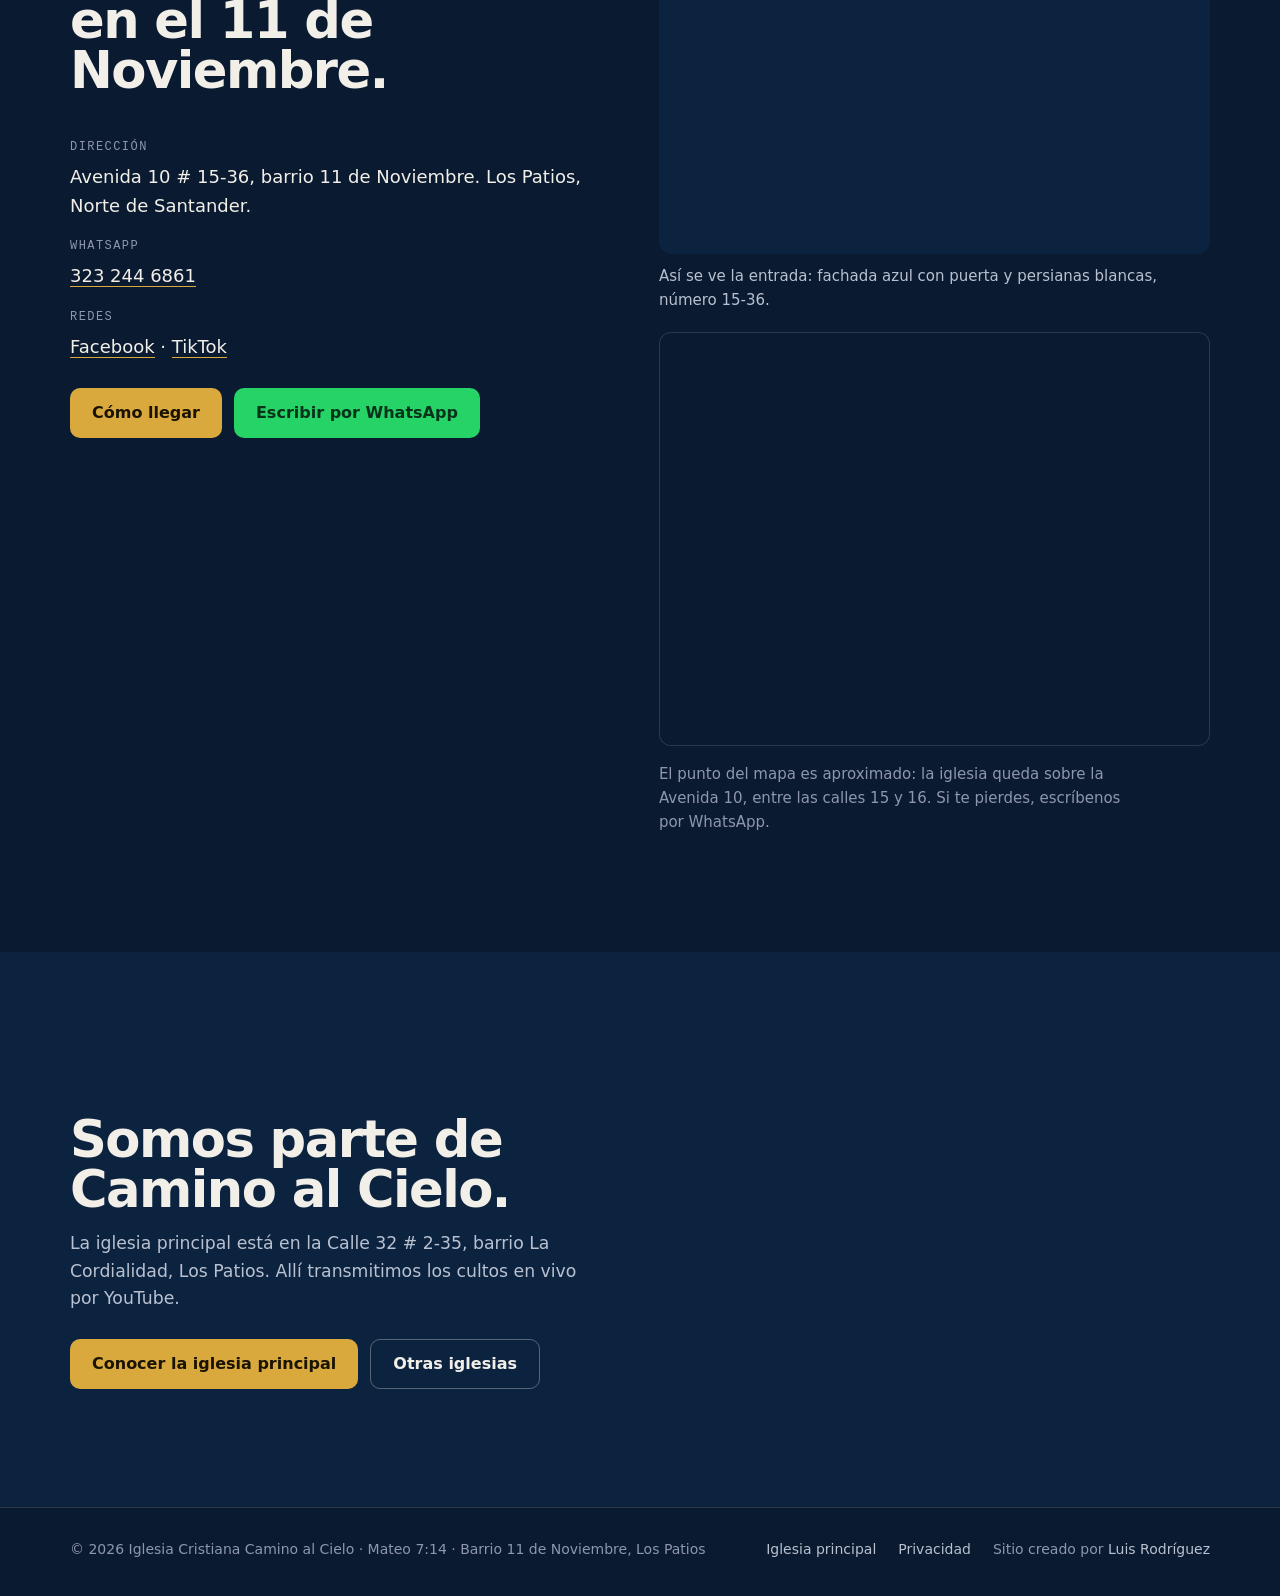
<file: once-de-noviembre/index.html>
<!doctype html>
<html lang="es-CO" class="no-js">
<head>
<meta charset="utf-8">
<!-- Página generada por _sedes/hacer_sedes.py desde _sedes/sedes.json. No la edites a mano: cambia la lista (o _sedes/plantilla.html) y vuelve a generar. -->
<!-- Seguridad: solo se carga lo propio + Google Fonts, el video de YouTube (nocookie) y el mapa de Google. Si agregas un recurso de otro sitio, agrégalo aquí en la plantilla. -->
<meta http-equiv="Content-Security-Policy" content="default-src 'none'; script-src 'self'; style-src 'self' https://fonts.googleapis.com; font-src https://fonts.gstatic.com; img-src 'self'; connect-src 'self'; frame-src https://www.youtube-nocookie.com https://www.google.com https://maps.google.com; base-uri 'none'; form-action 'none'; upgrade-insecure-requests">
<meta name="referrer" content="strict-origin-when-cross-origin">
<meta name="viewport" content="width=device-width, initial-scale=1">
<title>Camino al Cielo · Barrio 11 de Noviembre, Los Patios | Cultos y horarios</title>
<meta name="description" content="Iglesia Cristiana Camino al Cielo en el barrio 11 de Noviembre, Los Patios. Pastores Jair Bayona y Ruth Avendaño. Cultos: Domingo 9:30 a. m.; martes, jueves y viernes 7:00 p. m. Avenida 10 # 15-36.">
<link rel="canonical" href="https://caminoalcielo714.org/once-de-noviembre/">
<meta property="og:type" content="website">
<meta property="og:url" content="https://caminoalcielo714.org/once-de-noviembre/">
<meta property="og:title" content="Iglesia Cristiana Camino al Cielo · Barrio 11 de Noviembre">
<meta property="og:description" content="Te esperamos: Domingo 9:30 a. m.; martes, jueves y viernes 7:00 p. m. Avenida 10 # 15-36, barrio 11 de Noviembre, Los Patios.">
<meta property="og:image" content="https://caminoalcielo714.org/img/og.jpg">
<meta property="og:locale" content="es_CO">
<meta name="theme-color" content="#0A1A30">
<link rel="icon" href="/img/sello.svg" type="image/svg+xml">
<link rel="preload" as="image" href="/img/hero.jpg" media="(min-width: 761px)">
<link rel="preload" as="image" href="/img/hero-movil.jpg" media="(max-width: 760px)">
<link rel="preconnect" href="https://fonts.googleapis.com">
<link rel="preconnect" href="https://fonts.gstatic.com" crossorigin>
<link rel="stylesheet" href="https://fonts.googleapis.com/css2?family=Outfit:wght@500;600;700;800&family=Inter:wght@400;500;600&family=IBM+Plex+Mono:wght@400;500&display=swap">
<link rel="stylesheet" href="/styles.css">
<script type="application/ld+json">{"@context":"https://schema.org","@type":"Church","@id":"https://caminoalcielo714.org/once-de-noviembre/#iglesia","name":"Iglesia Cristiana Camino al Cielo · Barrio 11 de Noviembre","url":"https://caminoalcielo714.org/once-de-noviembre/","logo":"https://caminoalcielo714.org/img/sello.svg","telephone":"+573232446861","address":{"@type":"PostalAddress","streetAddress":"Avenida 10 # 15-36, barrio 11 de Noviembre","addressLocality":"Los Patios","addressRegion":"Norte de Santander","addressCountry":"CO"},"geo":{"@type":"GeoCoordinates","latitude":7.82674,"longitude":-72.51231},"openingHoursSpecification":[{"@type":"OpeningHoursSpecification","dayOfWeek":"Sunday","opens":"09:30","closes":"11:30"},{"@type":"OpeningHoursSpecification","dayOfWeek":"Tuesday","opens":"19:00","closes":"21:00"},{"@type":"OpeningHoursSpecification","dayOfWeek":"Thursday","opens":"19:00","closes":"21:00"},{"@type":"OpeningHoursSpecification","dayOfWeek":"Friday","opens":"19:00","closes":"21:00"}],"parentOrganization":{"@id":"https://caminoalcielo714.org/#iglesia"},"employee":[{"@type":"Person","name":"Jair Bayona","jobTitle":"Pastor"},{"@type":"Person","name":"Ruth Avendaño","jobTitle":"Pastora"}],"sameAs":["https://www.facebook.com/jair.bayona.galan.2025/","https://www.tiktok.com/@jairbayonagaln"],"image":"https://caminoalcielo714.org/once-de-noviembre/pastores.jpg"}</script>
<script type="application/json" id="sede-datos">{"whatsapp":"573232446861","mensajes":{"general":"Hola, vi la página de la iglesia Camino al Cielo del barrio 11 de Noviembre y quiero más información.","visita":"Hola, quiero visitar la iglesia Camino al Cielo del barrio 11 de Noviembre. ¿Me ayudan a llegar?","oracion":"Hola, quiero pedir oración por ","pastores":"Hola, quiero hablar con los pastores.","comprobante":"Hola, pastor. Envié mi (diezmo / ofrenda / primicia) a la llave de la iglesia. Adjunto el comprobante."},"coord":"7.82674,-72.51231","mapa":"https://www.google.com/maps/dir/?api=1&destination=7.82674,-72.51231","cultos":[{"dia":0,"h":9,"m":30,"nombre":"Culto de familia"},{"dia":2,"h":19,"m":0,"nombre":"Culto de oración"},{"dia":4,"h":19,"m":0,"nombre":"Enseñanza bíblica"},{"dia":5,"h":19,"m":0,"nombre":"Culto evangelístico"}],"duracionMin":120,"url":"https://caminoalcielo714.org/once-de-noviembre/","llave":"3232446861","nombre":"Iglesia Cristiana Camino al Cielo · Barrio 11 de Noviembre","compartir":"Mira la página de la Iglesia Cristiana Camino al Cielo del barrio 11 de Noviembre: horarios de los cultos y cómo llegar."}</script>
</head>
<body>
<header class="nav" id="nav">
  <div class="wrap">
    <a class="logo" href="/" aria-label="Iglesia Cristiana Camino al Cielo, página principal"><img src="/img/sello.svg" alt="" width="34" height="34"><span>Camino al Cielo</span></a>
    <nav class="nav-links" aria-label="Secciones"><a href="#cultos">Cultos</a><a href="#visita">¿Primera vez?</a><a href="#pastores">Pastores</a><a href="#predicas">Prédicas</a><a href="#ubicacion">Ubicación</a><a href="/#iglesias">Otras iglesias</a></nav>
    <a class="btn btn-wa btn-nav" data-wa href="https://wa.me/573232446861?text=Hola%2C%20vi%20la%20p%C3%A1gina%20de%20la%20iglesia%20Camino%20al%20Cielo%20del%20barrio%2011%20de%20Noviembre%20y%20quiero%20m%C3%A1s%20informaci%C3%B3n.">WhatsApp</a>
    <button class="burger" id="burger" aria-label="Abrir menú" aria-expanded="false" aria-controls="menu"><svg viewBox="0 0 24 24" fill="none" stroke="currentColor" stroke-width="2" stroke-linecap="round"><path d="M4 7h16M4 12h16M4 17h16"/></svg></button>
  </div>
</header>
<div class="menu" id="menu">
  <a href="#cultos">Cultos</a><a href="#visita">¿Primera vez?</a><a href="#pastores">Pastores</a><a href="#predicas">Prédicas</a><a href="#ubicacion">Ubicación</a><a href="/#iglesias">Otras iglesias</a>
  <a class="btn btn-wa" data-wa href="https://wa.me/573232446861?text=Hola%2C%20vi%20la%20p%C3%A1gina%20de%20la%20iglesia%20Camino%20al%20Cielo%20del%20barrio%2011%20de%20Noviembre%20y%20quiero%20m%C3%A1s%20informaci%C3%B3n.">Escribir por WhatsApp</a>
</div>

<main>
  <!-- 1. Portada: la misma de la iglesia principal, avanza con el scroll -->
  <section class="film" id="inicio" aria-label="Iglesia Cristiana Camino al Cielo · Barrio 11 de Noviembre">
    <div class="film-stage">
      <picture class="film-poster">
        <source media="(max-width: 760px)" srcset="/img/hero-movil.jpg">
        <img src="/img/hero.jpg" alt="Una escalera angosta de piedra sube entre las nubes hacia una luz dorada" fetchpriority="high">
      </picture>
      <div class="film-scrim" aria-hidden="true"></div>
      <div class="chapters">
        <article class="chapter on"><div class="wrap">
          <h1><small>Iglesia Cristiana Camino al Cielo</small> Barrio 11 de Noviembre</h1>
          <p>Una iglesia de la familia Camino al Cielo en Los Patios. Ven a buscar a Dios con nosotros.</p>
          <p class="proximo"><span data-proximo>Domingo 9:30 a. m. · martes, jueves y viernes 7:00 p. m.</span><span>Avenida 10 # 15-36 · barrio 11 de Noviembre</span></p>
          <div class="actions"><a class="btn btn-gold" data-map href="https://www.google.com/maps/dir/?api=1&amp;destination=7.82674,-72.51231">Cómo llegar</a><a class="btn btn-line" href="#cultos">Ver horarios</a></div>
        </div></article>
        <article class="chapter"><div class="wrap">
          <h2>Angosto es el camino que lleva a la vida.</h2>
          <p>Mateo 7:14. Lo recorremos juntos, cada semana, con la Palabra de Dios en el centro.</p>
        </div></article>
        <article class="chapter"><div class="wrap">
          <h2>¿Primera vez? Te guardamos un lugar.</h2>
          <p>No necesitas conocer a nadie. Escríbenos y te ayudamos a llegar.</p>
          <div class="actions"><a class="btn btn-wa" data-wa="visita" href="https://wa.me/573232446861?text=Hola%2C%20quiero%20visitar%20la%20iglesia%20Camino%20al%20Cielo%20del%20barrio%2011%20de%20Noviembre.%20%C2%BFMe%20ayudan%20a%20llegar%3F">Avísanos que vienes</a></div>
        </div></article>
        <article class="chapter"><div class="wrap">
          <h2><span class="nowrap">Avenida 10 # 15-36,</span> Los Patios.</h2>
          <p>Barrio 11 de Noviembre. Domingo 9:30 a. m.; martes, jueves y viernes 7:00 p. m.</p>
          <div class="actions"><a class="btn btn-gold" data-map href="https://www.google.com/maps/dir/?api=1&amp;destination=7.82674,-72.51231">Cómo llegar</a><a class="btn btn-wa" data-wa href="https://wa.me/573232446861?text=Hola%2C%20vi%20la%20p%C3%A1gina%20de%20la%20iglesia%20Camino%20al%20Cielo%20del%20barrio%2011%20de%20Noviembre%20y%20quiero%20m%C3%A1s%20informaci%C3%B3n.">Escribir por WhatsApp</a></div>
        </div></article>
      </div>
      <nav class="film-index" aria-label="Capítulos">
        <button type="button" data-go="0" aria-label="Inicio" class="on"></button>
        <button type="button" data-go="1" aria-label="Mateo 7:14"></button>
        <button type="button" data-go="2" aria-label="Primera vez"></button>
        <button type="button" data-go="3" aria-label="Dirección"></button>
      </nav>
    </div>
  </section>

  <!-- 2. Cultos de la semana (sede.js marca hoy y el próximo) -->
  <section class="section" id="cultos">
    <div class="wrap split">
      <div class="reveal">
        <h2 class="h-section">Cuatro cultos cada semana.</h2>
        <p class="lead">Ven al que te quede mejor. Si es tu primera vez, escríbenos y te ayudamos a llegar.</p>
        <p class="estado" id="estado"><i></i><span data-proximo-largo>Domingo 9:30 a. m. · martes, jueves y viernes 7:00 p. m.</span></p>
        <div class="actions"><a class="btn btn-gold" data-map href="https://www.google.com/maps/dir/?api=1&amp;destination=7.82674,-72.51231">Cómo llegar</a><a class="btn btn-wa" data-wa="visita" href="https://wa.me/573232446861?text=Hola%2C%20quiero%20visitar%20la%20iglesia%20Camino%20al%20Cielo%20del%20barrio%2011%20de%20Noviembre.%20%C2%BFMe%20ayudan%20a%20llegar%3F">Avísanos que vienes</a></div>
      </div>
      <div class="reveal">
        <div class="horario" id="horario" role="list" aria-label="Horario de cultos">
          <div class="fila" role="listitem"><span class="dia">Domingo</span><span class="nombre">Culto de familia</span><span class="hora">9:30 a. m.</span></div>
          <div class="fila" role="listitem"><span class="dia">Martes</span><span class="nombre">Culto de oración</span><span class="hora">7:00 p. m.</span></div>
          <div class="fila" role="listitem"><span class="dia">Jueves</span><span class="nombre">Enseñanza bíblica</span><span class="hora">7:00 p. m.</span></div>
          <div class="fila" role="listitem"><span class="dia">Viernes</span><span class="nombre">Culto evangelístico</span><span class="hora">7:00 p. m.</span></div>
        </div>
      </div>
    </div>
  </section>

  <!-- 3. Primera vez -->
  <section class="band" id="visita">
    <img class="band-bg" src="templo.jpg" alt="" loading="lazy">
    <div class="wrap band-in reveal">
      <h2>¿Es tu primera vez? Te esperamos.</h2>
      <p class="lead">Vengas de donde vengas, aquí hay un lugar para ti.</p>
      <ul class="lines">
        <li><b>Ven como estás.</b> No necesitas conocer a nadie ni saberte las canciones.</li>
        <li><b>Cerca de dos horas.</b> Alabanza, oración y la predicación de la Palabra.</li>
        <li><b>Te ayudamos a llegar.</b> Escríbenos por WhatsApp y te indicamos el camino.</li>
      </ul>
      <a class="btn btn-wa" data-wa="visita" href="https://wa.me/573232446861?text=Hola%2C%20quiero%20visitar%20la%20iglesia%20Camino%20al%20Cielo%20del%20barrio%2011%20de%20Noviembre.%20%C2%BFMe%20ayudan%20a%20llegar%3F">Avísanos que vienes</a>
    </div>
  </section>

  <!-- 4. Pastores -->
  <section class="section" id="pastores">
    <div class="wrap">
      <div class="reveal">
        <h2 class="h-section">Nuestros pastores.</h2>
        <p class="lead">El pastor Jair Bayona y la pastora Ruth Avendaño guían la iglesia en el barrio 11 de Noviembre. Escríbeles para orar por ti o para lo que necesites.</p>
      </div>
      <div class="pastores">
        <figure class="reveal"><img src="pastores.jpg" alt="El pastor Jair Bayona y la pastora Ruth Avendaño" width="800" height="1000" loading="lazy"><figcaption><b>Pastores Jair Bayona y Ruth Avendaño</b><span>Iglesia del barrio 11 de Noviembre</span></figcaption></figure>
        <figure class="reveal"><img src="familia.jpg" alt="Los pastores con sus hijos" width="800" height="1000" loading="lazy"><figcaption><b>La familia pastoral</b><span>Los pastores con sus hijos</span></figcaption></figure>
      </div>
      <div class="actions reveal"><a class="btn btn-wa" data-wa="pastores" href="https://wa.me/573232446861?text=Hola%2C%20quiero%20hablar%20con%20los%20pastores.">Hablar con los pastores</a><a class="btn btn-line" data-wa="oracion" href="https://wa.me/573232446861?text=Hola%2C%20quiero%20pedir%20oraci%C3%B3n%20por%20">Pedir oración</a></div>
    </div>
  </section>

  <!-- 5. Prédicas: la lista de YouTube de la iglesia principal se actualiza sola -->
  <section class="section section-alt" id="predicas">
    <div class="wrap">
      <div class="reveal">
        <h2 class="h-section">Prédicas de Camino al Cielo.</h2>
        <p class="lead">La Palabra de cada semana, desde la iglesia principal. Las nuevas aparecen solas.</p>
      </div>
      <div class="video reveal">
        <iframe src="https://www.youtube-nocookie.com/embed/videoseries?list=UULF9AWh4ZiqCBXliTgME6V60g" title="Prédicas de la Iglesia Cristiana Camino al Cielo en YouTube" loading="lazy" allow="accelerometer; autoplay; clipboard-write; encrypted-media; gyroscope; picture-in-picture; web-share" referrerpolicy="strict-origin-when-cross-origin" allowfullscreen></iframe>
      </div>
      <div class="actions reveal"><a class="btn btn-line" href="https://www.youtube.com/@ICCCMT714/videos" target="_blank" rel="noopener">Todas las prédicas</a><a class="btn btn-line" href="/">Conocer la iglesia principal</a></div>
    </div>
  </section>

  <!-- 6. Redes y compartir la página -->
  <section class="section" id="redes">
    <div class="wrap">
      <div class="reveal">
        <h2 class="h-section">Síguenos en redes.</h2>
        <p class="lead">Aquí publicamos lo que pasa en la iglesia. Síguenos y comparte.</p>
      </div>
      <ul class="redes reveal">
        <li><a href="https://www.facebook.com/jair.bayona.galan.2025/" target="_blank" rel="noopener"><b>Facebook</b><code>Jair Bayona Galan</code><span>Perfil del pastor Jair Bayona</span></a></li>
        <li><a href="https://www.tiktok.com/@jairbayonagaln" target="_blank" rel="noopener"><b>TikTok</b><code>@jairbayonagaln</code><span>Videos de la iglesia del barrio 11 de Noviembre</span></a></li>
      </ul>
      <div class="compartir reveal">
        <img src="qr.png" alt="Código QR de esta página" width="132" height="132" loading="lazy">
        <div>
          <h3>Comparte esta página</h3>
          <p>Envíasela a tu familia y a tus vecinos, o muéstrales el código QR para que la abran con la cámara.</p>
          <div class="actions"><button type="button" class="btn btn-gold" id="compartir">Compartir</button><a class="btn btn-line" href="qr.png" download="qr-camino-al-cielo-once-de-noviembre.png">Descargar el QR</a></div>
        </div>
      </div>
    </div>
  </section>

  <!-- 7. Oración y ofrendas (las ofrendas solo si la iglesia tiene llave en sedes.json) -->
  <section class="section section-alt" id="ofrendas">
    <div class="wrap split">
      <div class="reveal">
        <h2 class="h-section">¿Quieres que oremos por ti?</h2>
        <p class="lead">Escríbenos tu petición por WhatsApp. Oramos por cada una.</p>
        <div class="actions"><a class="btn btn-wa" data-wa="oracion" href="https://wa.me/573232446861?text=Hola%2C%20quiero%20pedir%20oraci%C3%B3n%20por%20">Pedir oración</a></div>
      </div>
      <div class="reveal ofrenda">
        <h3>Ofrendas, diezmos y primicias</h3>
        <p>Desde la app de tu banco o de Nequi, envía a la llave Bre-B (celular) de la iglesia:</p>
        <div class="llave"><code id="llave">323 244 6861</code><button type="button" class="btn btn-line" id="copiar">Copiar llave</button></div>
        <p class="nota">Si quieres, envíanos el comprobante por WhatsApp para que los pastores lo registren como diezmo, ofrenda o primicia.</p>
        <div class="actions"><a class="btn btn-wa" data-wa="comprobante" href="https://wa.me/573232446861?text=Hola%2C%20pastor.%20Envi%C3%A9%20mi%20%28diezmo%20/%20ofrenda%20/%20primicia%29%20a%20la%20llave%20de%20la%20iglesia.%20Adjunto%20el%20comprobante.">Enviar comprobante</a></div>
        <p class="nota">Gracias por tu generosidad. Dios bendiga tu siembra.</p>
      </div>
    </div>
  </section>

  <!-- 8. Ubicación y contacto -->
  <section class="section" id="ubicacion">
    <div class="wrap split">
      <div class="reveal">
        <h2 class="h-section">Te esperamos en el 11 de Noviembre.</h2>
        <dl class="datos">
          <dt>Dirección</dt><dd><span class="nowrap">Avenida 10 # 15-36,</span> barrio 11 de Noviembre. Los Patios, Norte de Santander.</dd>
          <dt>WhatsApp</dt><dd><a data-wa href="https://wa.me/573232446861?text=Hola%2C%20vi%20la%20p%C3%A1gina%20de%20la%20iglesia%20Camino%20al%20Cielo%20del%20barrio%2011%20de%20Noviembre%20y%20quiero%20m%C3%A1s%20informaci%C3%B3n.">323 244 6861</a></dd>
          <dt>Redes</dt><dd><a href="https://www.facebook.com/jair.bayona.galan.2025/" target="_blank" rel="noopener">Facebook</a> · <a href="https://www.tiktok.com/@jairbayonagaln" target="_blank" rel="noopener">TikTok</a></dd>
        </dl>
        <div class="actions"><a class="btn btn-gold" data-map href="https://www.google.com/maps/dir/?api=1&amp;destination=7.82674,-72.51231">Cómo llegar</a><a class="btn btn-wa" data-wa href="https://wa.me/573232446861?text=Hola%2C%20vi%20la%20p%C3%A1gina%20de%20la%20iglesia%20Camino%20al%20Cielo%20del%20barrio%2011%20de%20Noviembre%20y%20quiero%20m%C3%A1s%20informaci%C3%B3n.">Escribir por WhatsApp</a></div>
      </div>
      <div class="reveal">
        <figure class="fachada"><img src="fachada.jpg" alt="Fachada de la iglesia del barrio 11 de Noviembre" loading="lazy"><figcaption>Así se ve la entrada: fachada azul con puerta y persianas blancas, número 15-36.</figcaption></figure>
        <div class="mapa"><iframe id="mapa" title="Mapa: Avenida 10 # 15-36, barrio 11 de Noviembre, Los Patios" loading="lazy" referrerpolicy="strict-origin-when-cross-origin"></iframe></div>
        <p class="nota">El punto del mapa es aproximado: la iglesia queda sobre la Avenida 10, entre las calles 15 y 16. Si te pierdes, escríbenos por WhatsApp.</p>
      </div>
    </div>
  </section>

  <!-- 9. La iglesia principal -->
  <section class="section section-alt" id="familia">
    <div class="wrap">
      <div class="reveal">
        <h2 class="h-section">Somos parte de Camino al Cielo.</h2>
        <p class="lead">La iglesia principal está en la Calle 32 # 2-35, barrio La Cordialidad, Los Patios. Allí transmitimos los cultos en vivo por YouTube.</p>
      </div>
      <div class="actions reveal"><a class="btn btn-gold" href="/">Conocer la iglesia principal</a><a class="btn btn-line" href="/#iglesias">Otras iglesias</a></div>
    </div>
  </section>
</main>

<footer class="footer">
  <div class="wrap">
    <span>© 2026 Iglesia Cristiana Camino al Cielo · Mateo 7:14 · Barrio 11 de Noviembre, Los Patios</span>
    <span class="footer-links"><a href="/">Iglesia principal</a><a href="/privacidad.html">Privacidad</a><span>Sitio creado por <a href="https://wa.me/573134308017" target="_blank" rel="noopener">Luis Rodríguez</a></span></span>
  </div>
</footer>
<a class="wa-float" data-wa href="https://wa.me/573232446861?text=Hola%2C%20vi%20la%20p%C3%A1gina%20de%20la%20iglesia%20Camino%20al%20Cielo%20del%20barrio%2011%20de%20Noviembre%20y%20quiero%20m%C3%A1s%20informaci%C3%B3n." aria-label="Escribir por WhatsApp"><svg viewBox="0 0 24 24" fill="none" stroke="currentColor" stroke-width="2.2" stroke-linecap="round" stroke-linejoin="round"><path d="M21 12a8.5 8.5 0 0 1-12.6 7.4L4 21l1.6-4.3A8.5 8.5 0 1 1 21 12z"/><path d="M9 10c.4 2 2 3.6 4 4l1.5-1.2 2 1"/></svg></a>
<script src="/sede.js"></script>
</body>
</html>
</file>
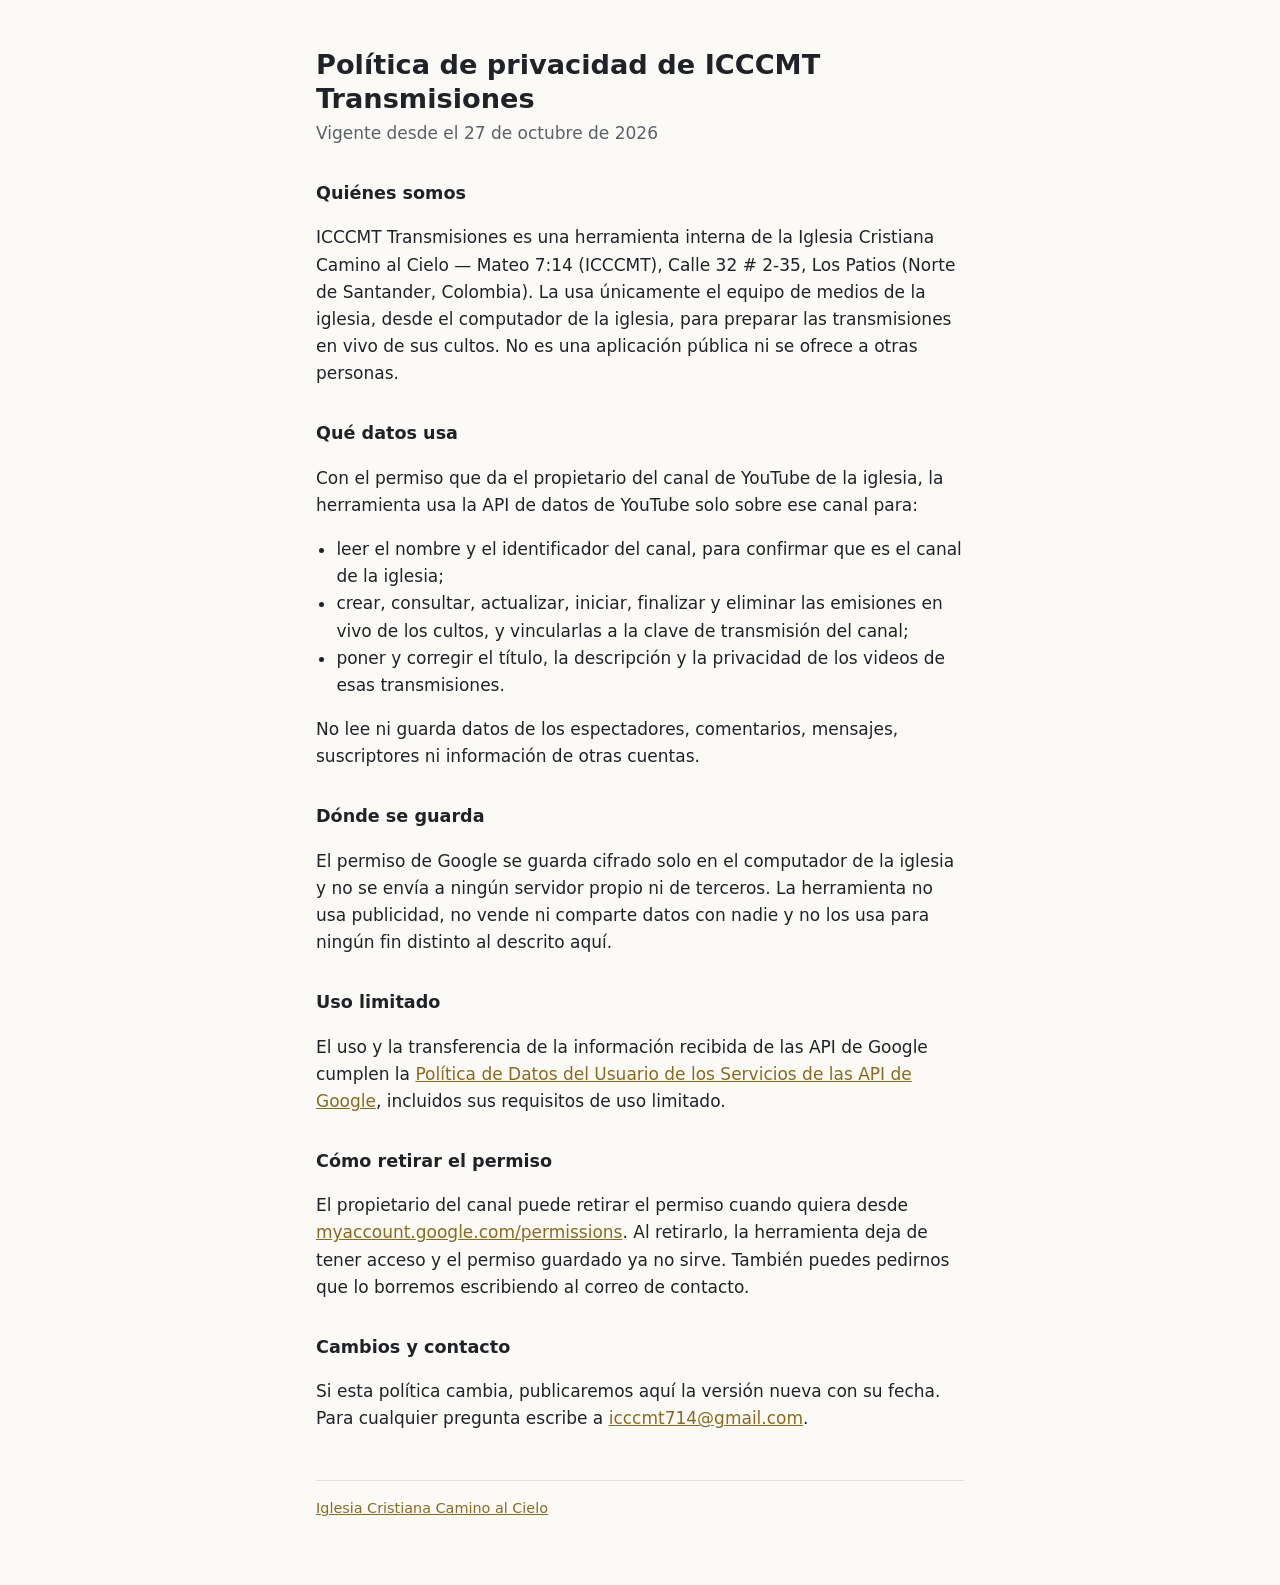
<file: privacidad.html>
<!doctype html>
<html lang="es">
<head>
<meta charset="utf-8">
<meta http-equiv="Content-Security-Policy" content="default-src 'none'; style-src 'self'; img-src 'self'; base-uri 'none'; form-action 'none'; upgrade-insecure-requests">
<meta name="referrer" content="strict-origin-when-cross-origin">
<meta name="viewport" content="width=device-width, initial-scale=1">
<title>Política de privacidad — ICCCMT Transmisiones</title>
<meta name="description" content="Política de privacidad de ICCCMT Transmisiones, la herramienta interna de la Iglesia Cristiana Camino al Cielo para sus transmisiones en vivo en YouTube.">
<link rel="stylesheet" href="privacidad.css">
</head>
<body>
<main>
  <h1>Política de privacidad de ICCCMT Transmisiones</h1>
  <p class="fecha">Vigente desde el 27 de octubre de 2026</p>

  <h2>Quiénes somos</h2>
  <p>ICCCMT Transmisiones es una herramienta interna de la Iglesia Cristiana Camino al Cielo — Mateo 7:14 (ICCCMT), Calle 32 # 2-35, Los Patios (Norte de Santander, Colombia). La usa únicamente el equipo de medios de la iglesia, desde el computador de la iglesia, para preparar las transmisiones en vivo de sus cultos. No es una aplicación pública ni se ofrece a otras personas.</p>

  <h2>Qué datos usa</h2>
  <p>Con el permiso que da el propietario del canal de YouTube de la iglesia, la herramienta usa la API de datos de YouTube solo sobre ese canal para:</p>
  <ul>
    <li>leer el nombre y el identificador del canal, para confirmar que es el canal de la iglesia;</li>
    <li>crear, consultar, actualizar, iniciar, finalizar y eliminar las emisiones en vivo de los cultos, y vincularlas a la clave de transmisión del canal;</li>
    <li>poner y corregir el título, la descripción y la privacidad de los videos de esas transmisiones.</li>
  </ul>
  <p>No lee ni guarda datos de los espectadores, comentarios, mensajes, suscriptores ni información de otras cuentas.</p>

  <h2>Dónde se guarda</h2>
  <p>El permiso de Google se guarda cifrado solo en el computador de la iglesia y no se envía a ningún servidor propio ni de terceros. La herramienta no usa publicidad, no vende ni comparte datos con nadie y no los usa para ningún fin distinto al descrito aquí.</p>

  <h2>Uso limitado</h2>
  <p>El uso y la transferencia de la información recibida de las API de Google cumplen la <a href="https://developers.google.com/terms/api-services-user-data-policy">Política de Datos del Usuario de los Servicios de las API de Google</a>, incluidos sus requisitos de uso limitado.</p>

  <h2>Cómo retirar el permiso</h2>
  <p>El propietario del canal puede retirar el permiso cuando quiera desde <a href="https://myaccount.google.com/permissions">myaccount.google.com/permissions</a>. Al retirarlo, la herramienta deja de tener acceso y el permiso guardado ya no sirve. También puedes pedirnos que lo borremos escribiendo al correo de contacto.</p>

  <h2>Cambios y contacto</h2>
  <p>Si esta política cambia, publicaremos aquí la versión nueva con su fecha. Para cualquier pregunta escribe a <a href="mailto:icccmt714@gmail.com">icccmt714@gmail.com</a>.</p>

  <footer>
    <a href="./">Iglesia Cristiana Camino al Cielo</a>
  </footer>
</main>
</body>
</html>
</file>
<file: styles.css>
/* Iglesia Cristiana Camino al Cielo — basada en la plantilla web-1200 v2 de Luis.
   Colores del sello (ICCCMT714/marca): azul profundo #0C2340, oro #D9A93E, oro claro #F0D68A, blanco cálido #F2EFE9.
   Los rgba(10, 26, 48, …) de los degradados son el fondo --bg. */
:root {
  --bg: #0A1A30; --bg-2: #0C2340; --line: rgba(242, 239, 233, .14);
  --ink: #F2EFE9; --ink-2: #B9C1D0; --ink-3: #8E97AC;
  --accent: #D9A93E; --accent-2: #F0D68A; --accent-ink: #1A1300;
  --wa: #25D366; --wa-ink: #06331A;
  --display: 'Outfit', 'Segoe UI', system-ui, sans-serif;
  --body: 'Inter', 'Segoe UI', Roboto, system-ui, sans-serif;
  --mono: 'IBM Plex Mono', Consolas, monospace;
  --r: 12px;
  --max: 1180px;
  color-scheme: dark;
}
* { box-sizing: border-box; }
html { scroll-behavior: smooth; -webkit-text-size-adjust: 100%; scroll-padding-top: 72px; }
body { margin: 0; background: var(--bg); color: var(--ink); font-family: var(--body); font-size: 17px; line-height: 1.6; overflow-x: hidden; }
img { max-width: 100%; display: block; }
a { color: inherit; }
h1, h2, h3 { font-family: var(--display); font-weight: 800; letter-spacing: -.03em; line-height: .98; margin: 0; text-wrap: balance; }
h1 { font-size: clamp(46px, 7vw, 100px); }
h1 small { display: block; font: 500 clamp(13px, 1.1vw, 15px)/1 var(--mono); letter-spacing: .16em; text-transform: uppercase; color: var(--accent-2); margin-bottom: 18px; }
h2 { font-size: clamp(34px, 5vw, 72px); }
h3 { font-size: clamp(24px, 2.4vw, 32px); letter-spacing: -.02em; line-height: 1.1; }
.h-section { font-size: clamp(32px, 4vw, 54px); max-width: 16ch; }
p { margin: 0; text-wrap: pretty; }
.wrap { max-width: var(--max); margin: 0 auto; padding: 0 20px; }
.lead { color: var(--ink-2); font-size: clamp(17px, 1.35vw, 19px); max-width: 52ch; margin-top: 16px; }
.section { padding-block: clamp(72px, 11vw, 140px); }
.section-alt { background: var(--bg-2); }
.actions { display: flex; gap: 12px; flex-wrap: wrap; margin-top: 26px; }
.nota { color: var(--ink-3); font-size: 15px; margin-top: 16px; max-width: 52ch; }
.nowrap { white-space: nowrap; }

/* ---- botones: tres identidades, un solo radio ---- */
.btn { appearance: none; border: 0; cursor: pointer; font: 600 16px/1 var(--body); min-height: 50px; padding: 16px 22px; border-radius: 10px; display: inline-flex; align-items: center; justify-content: center; gap: 10px; text-decoration: none; transition: transform .15s, background .2s, border-color .2s; white-space: nowrap; }
.btn:active { transform: translateY(1px) scale(.99); }
.btn-gold { background: var(--accent); color: var(--accent-ink); }
.btn-gold:hover { background: #E8BC57; }
.btn-wa { background: var(--wa); color: var(--wa-ink); }
.btn-wa:hover { background: #3AE07A; }
.btn-line { background: transparent; color: var(--ink); border: 1px solid rgba(242, 239, 233, .32); }
.btn-line:hover { border-color: var(--ink); }
:where(a, button):focus-visible { outline: 2px solid var(--accent); outline-offset: 3px; }

/* ---- navegación ---- */
.nav { position: fixed; top: 0; left: 0; right: 0; z-index: 40; padding: 14px 0; transition: background .3s, padding .3s, border-color .3s; border-bottom: 1px solid transparent; }
.nav.solid { background: rgba(10, 26, 48, .86); backdrop-filter: blur(14px); -webkit-backdrop-filter: blur(14px); border-color: var(--line); padding: 8px 0; }
.nav .wrap { display: flex; align-items: center; gap: 22px; }
.logo { display: flex; align-items: center; gap: 10px; text-decoration: none; font-family: var(--display); font-weight: 700; font-size: 19px; letter-spacing: -.01em; }
.logo img { width: 34px; height: 34px; }
.nav-links { margin-left: auto; display: flex; gap: 24px; font-size: 15px; font-weight: 500; color: var(--ink-2); }
.nav-links a { text-decoration: none; transition: color .2s; padding: 8px 0; }
.nav-links a:hover { color: var(--ink); }
.nav .btn-nav { min-height: 44px; padding: 12px 16px; font-size: 15px; }
.burger { display: none; margin-left: auto; background: transparent; border: 1px solid rgba(242, 239, 233, .32); color: var(--ink); width: 46px; height: 46px; border-radius: 10px; cursor: pointer; }
.burger svg { width: 22px; height: 22px; }
.menu { display: none; position: fixed; inset: 0; background: rgba(10, 26, 48, .98); z-index: 39; padding: 92px 24px 24px; flex-direction: column; gap: 4px; overflow-y: auto; }
.menu.open { display: flex; }
.menu a { font-family: var(--display); font-weight: 700; font-size: 32px; letter-spacing: -.02em; text-decoration: none; color: var(--ink); padding: 10px 0; border-bottom: 1px solid var(--line); }
.menu .btn { margin-top: 18px; align-self: flex-start; font: 600 16px/1 var(--body); }

/* ---- portada con scroll ---- */
.film { height: 460vh; position: relative; }
.film-stage { position: sticky; top: 0; height: 100vh; height: 100dvh; overflow: hidden; isolation: isolate; background: var(--bg); }
.film-stage video, .film-poster, .film-poster img { position: absolute; inset: 0; width: 100%; height: 100%; object-fit: cover; object-position: 62% center; }
.film-poster { z-index: -1; }
.film-stage video { z-index: 0; }
.film.still .film-poster img { transform-origin: 63% 30%; transform: scale(calc(1.02 + var(--p, 0) * .34)); will-change: transform; }
.film-scrim { position: absolute; inset: 0; z-index: 1; background: linear-gradient(90deg, rgba(10, 26, 48, .9) 0%, rgba(10, 26, 48, .62) 36%, rgba(10, 26, 48, .06) 68%), linear-gradient(180deg, rgba(10, 26, 48, .6) 0%, transparent 26%, transparent 70%, rgba(10, 26, 48, .8) 100%); }
.chapters { position: absolute; inset: 0; z-index: 2; }
.chapter { position: absolute; left: 0; right: 0; top: 50%; transform: translateY(calc(-50% + 28px)); opacity: 0; visibility: hidden; transition: opacity .5s ease, transform .6s cubic-bezier(.2, .8, .2, 1), visibility 0s linear .5s; }
.chapter.on { opacity: 1; visibility: visible; transform: translateY(-50%); transition-delay: 0s, 0s, 0s; }
.chapter .wrap { display: grid; gap: 18px; }
.chapter h1, .chapter h2 { max-width: 12ch; }
.chapter p { color: var(--ink-2); font-size: clamp(17px, 1.35vw, 20px); max-width: 42ch; }
.chapter .proximo { display: grid; gap: 6px; font: 500 14px/1.45 var(--mono); color: var(--accent-2); max-width: none; }
.chapter .actions { margin-top: 6px; }
.film-index { position: absolute; right: 22px; top: 50%; transform: translateY(-50%); z-index: 3; display: grid; gap: 12px; }
.film-index button { width: 3px; height: 30px; border: 0; padding: 0; border-radius: 2px; background: rgba(242, 239, 233, .3); cursor: pointer; transition: background .3s, height .3s; }
.film-index button::before { content: ''; position: absolute; inset: -6px -14px; }
.film-index button { position: relative; }
.film-index button.on { background: var(--accent); height: 44px; }
.film-index button:hover { background: var(--ink); }

/* ---- cultos ---- */
.split { display: grid; grid-template-columns: minmax(0, 1fr) minmax(0, 1.05fr); gap: clamp(32px, 5vw, 72px); align-items: start; }
.estado { display: inline-flex; align-items: center; gap: 10px; margin-top: 26px; font: 500 14px/1.4 var(--mono); color: var(--accent-2); }
.estado i, .en-vivo i { flex: none; width: 9px; height: 9px; border-radius: 50%; background: var(--accent); }
.estado.on i, .en-vivo i { background: #FF4D4D; box-shadow: 0 0 0 4px rgba(255, 77, 77, .2); }
.horario { border-top: 1px solid var(--line); }
.fila { display: grid; grid-template-columns: 9.5em 1fr auto; gap: 6px 16px; align-items: baseline; padding: 18px 0; border-bottom: 1px solid var(--line); }
.fila .dia { font-family: var(--display); font-weight: 600; font-size: 20px; letter-spacing: -.01em; }
.fila .dia em { font: 500 11px/1 var(--mono); font-style: normal; letter-spacing: .1em; text-transform: uppercase; color: var(--accent-ink); background: var(--accent); padding: 4px 6px; border-radius: 4px; margin-left: 6px; vertical-align: 3px; }
.fila .nombre { color: var(--ink-2); }
.fila .hora { font: 500 16px/1 var(--mono); color: var(--ink); }
.fila.prox .dia, .fila.prox .hora { color: var(--accent-2); }

/* ---- primera vez: banda con la foto del templo ---- */
.band { position: relative; isolation: isolate; overflow: hidden; min-height: 82vh; display: grid; align-items: center; padding-block: clamp(72px, 10vw, 120px); }
.band-bg { position: absolute; inset: 0; z-index: -2; width: 100%; height: 100%; object-fit: cover; object-position: 55% 40%; }
.band::before { content: ''; position: absolute; inset: 0; z-index: -1; background: linear-gradient(90deg, rgba(10, 26, 48, .96) 0%, rgba(10, 26, 48, .86) 50%, rgba(10, 26, 48, .5) 100%), linear-gradient(180deg, rgba(10, 26, 48, .9) 0%, transparent 30%, transparent 78%, rgba(10, 26, 48, .85) 100%); }
.band-in { max-width: 720px; margin-left: max(20px, calc((100% - var(--max)) / 2 + 20px)); }
.band .lead { margin-top: 18px; }
.lines { list-style: none; padding: 0; margin: 30px 0 32px; border-top: 1px solid var(--line); }
.lines li { padding: 16px 0; border-bottom: 1px solid var(--line); color: var(--ink-2); font-size: 17px; }
.lines b { color: var(--ink); font-weight: 600; }

/* ---- pastores ---- */
.pastores { display: grid; grid-template-columns: repeat(2, minmax(0, 1fr)); gap: clamp(20px, 3vw, 40px); margin-top: 44px; max-width: 900px; }
.pastores figure { margin: 0; display: grid; gap: 14px; }
.pastores img { width: 100%; height: auto; aspect-ratio: 4 / 5; object-fit: cover; object-position: center 20%; border-radius: var(--r); background: var(--bg-2); }
.pastores figcaption { display: grid; gap: 4px; }
.pastores b { font-family: var(--display); font-weight: 600; font-size: 22px; letter-spacing: -.01em; }
.pastores span { color: var(--ink-2); font-size: 16px; }

/* ---- prédicas ---- */
.head-row { display: flex; flex-wrap: wrap; align-items: end; justify-content: space-between; gap: 18px 40px; }
.en-vivo { display: inline-flex; align-items: center; gap: 10px; font: 500 14px/1.4 var(--mono); }
.en-vivo a { color: var(--ink); }
.en-vivo[hidden] { display: none; }
.video { margin-top: 40px; aspect-ratio: 16 / 9; border-radius: var(--r); overflow: hidden; background: #000; border: 1px solid var(--line); }
.video iframe { width: 100%; height: 100%; border: 0; display: block; }

/* ---- redes y compartir ---- */
.redes { list-style: none; padding: 0; margin: 40px 0 0; display: grid; grid-template-columns: repeat(2, minmax(0, 1fr)); column-gap: clamp(24px, 4vw, 56px); border-top: 1px solid var(--line); }
.redes a { display: grid; grid-template-columns: 1fr auto; align-items: baseline; gap: 4px 16px; padding: 22px 0; border-bottom: 1px solid var(--line); text-decoration: none; transition: color .2s; }
.redes a::after { content: '↗'; grid-column: 2; grid-row: 1; color: var(--accent); font-size: 20px; }
.redes b { font-family: var(--display); font-weight: 700; font-size: clamp(24px, 2.4vw, 30px); letter-spacing: -.02em; }
.redes code { grid-column: 1 / -1; font: 500 14px/1.3 var(--mono); color: var(--accent-2); }
.redes span { grid-column: 1 / -1; color: var(--ink-2); font-size: 16px; }
.redes a:hover b { color: var(--accent-2); }
.compartir { display: flex; align-items: center; gap: clamp(20px, 3vw, 36px); margin-top: 48px; padding: 24px; border: 1px solid var(--line); border-radius: var(--r); max-width: 760px; }
.compartir img { flex: none; width: 132px; height: 132px; border-radius: 8px; background: #fff; }
.compartir p { color: var(--ink-2); margin-top: 8px; max-width: 44ch; }
.compartir .actions { margin-top: 18px; }

/* ---- oración y ofrendas ---- */
.ofrenda { border-top: 1px solid var(--line); padding-top: 28px; }
.ofrenda > p { color: var(--ink-2); margin-top: 14px; max-width: 46ch; }
.llave { display: flex; flex-wrap: wrap; align-items: center; gap: 14px 18px; margin-top: 22px; }
.llave code { font: 500 clamp(24px, 3vw, 32px)/1.1 var(--mono); color: var(--accent-2); letter-spacing: -.01em; user-select: all; }

/* ---- ubicación ---- */
.datos { margin: 30px 0 0; display: grid; gap: 4px; }
.datos dt { font: 500 12px/1 var(--mono); letter-spacing: .12em; text-transform: uppercase; color: var(--ink-3); margin-top: 16px; }
.datos dd { margin: 6px 0 0; font-size: 18px; }
.datos a { color: var(--ink); text-decoration: none; border-bottom: 1px solid var(--accent); }
.fachada { margin: 0 0 20px; }
.fachada img { width: 100%; height: auto; aspect-ratio: 16 / 9; object-fit: cover; border-radius: var(--r); background: var(--bg-2); }
.fachada figcaption { color: var(--ink-2); font-size: 15px; margin-top: 10px; }
.mapa { aspect-ratio: 4 / 3; border-radius: var(--r); overflow: hidden; border: 1px solid var(--line); background: var(--bg); }
.mapa iframe { width: 100%; height: 100%; border: 0; display: block; filter: saturate(.85); }

/* ---- nuestras iglesias (lista en index.html, generada por _sedes/hacer_sedes.py) ---- */
.iglesias { list-style: none; padding: 0; margin: 40px 0 0; display: grid; grid-template-columns: repeat(auto-fill, minmax(min(100%, 340px), 1fr)); gap: 20px; }
.iglesias a { display: grid; align-content: start; gap: 6px; height: 100%; padding: 26px; border: 1px solid var(--line); border-radius: var(--r); background: var(--bg); text-decoration: none; transition: border-color .2s; }
.iglesias a:hover { border-color: var(--accent); }
.iglesias small { font: 500 12px/1 var(--mono); letter-spacing: .12em; text-transform: uppercase; color: var(--accent-2); }
.iglesias b { font-family: var(--display); font-weight: 700; font-size: clamp(26px, 2.6vw, 32px); letter-spacing: -.02em; line-height: 1.08; margin: 8px 0 6px; }
.iglesias span { color: var(--ink-2); font-size: 16px; }
.iglesias em { font-style: normal; font-weight: 600; color: var(--accent-2); margin-top: 12px; }

/* ---- páginas de las iglesias hijas (/<barrio>/): mientras no haya foto del templo, la banda usa la escalera ---- */
.band-sede .band-bg { object-position: 62% 30%; }

.footer { padding: 30px 0 36px; border-top: 1px solid var(--line); color: var(--ink-3); font-size: 14px; }
.footer .wrap { display: flex; gap: 16px; flex-wrap: wrap; align-items: center; justify-content: space-between; }
.footer-links { display: flex; flex-wrap: wrap; gap: 8px 22px; }
.footer a { color: var(--ink-2); text-decoration: none; }
.footer a:hover { color: var(--ink); }

.wa-float { position: fixed; right: 18px; bottom: 18px; z-index: 45; width: 58px; height: 58px; border-radius: 50%; background: var(--wa); color: var(--wa-ink); display: grid; place-items: center; box-shadow: 0 12px 30px rgba(0, 0, 0, .35); text-decoration: none; transition: transform .2s; }
.wa-float:hover { transform: scale(1.06); }
.wa-float svg { width: 28px; height: 28px; }

/* ---- entradas (solo transform) ---- */
.reveal { transform: translateY(22px); transition: transform .8s cubic-bezier(.2, .8, .2, 1); }
.reveal.in, .no-js .reveal, .motion-off .reveal { transform: none; }

@media (max-width: 980px) {
  .nav-links { gap: 18px; font-size: 14px; }
}
@media (max-width: 900px) {
  .split { grid-template-columns: 1fr; }
  .band { min-height: 0; }
}
@media (max-width: 860px) {
  .nav-links, .nav .btn-nav { display: none; }
  .burger { display: grid; place-items: center; }
}
@media (max-width: 760px) {
  .film { height: 400vh; }
  .film-stage video, .film-poster, .film-poster img { object-position: center; }
  .film.still .film-poster img { transform-origin: 50% 20%; }
  .film-scrim { background: linear-gradient(180deg, rgba(10, 26, 48, .6) 0%, rgba(10, 26, 48, .05) 24%, rgba(10, 26, 48, .5) 50%, rgba(10, 26, 48, .97) 82%); }
  .chapter { top: auto; bottom: 26px; transform: translateY(22px); }
  .chapter.on { transform: none; }
  .chapter h1, .chapter h2 { max-width: none; }
  .chapter .wrap { padding-right: 84px; gap: 14px; }
  .chapter .proximo { font-size: 13px; }
  .film-index { display: none; }
  .fila { grid-template-columns: 1fr auto; padding: 16px 0; }
  .fila .dia { grid-column: 1; }
  .fila .hora { grid-column: 2; grid-row: 1; }
  .fila .nombre { grid-column: 1 / -1; font-size: 16px; }
  .redes { grid-template-columns: 1fr; }
  .compartir { flex-direction: column; align-items: flex-start; padding: 20px; }
  .pastores { grid-template-columns: 1fr 1fr; gap: 14px; }
  .pastores b { font-size: 18px; }
  .pastores span { font-size: 14px; }
  .footer .wrap { padding-bottom: 64px; }
  .iglesias a { padding: 22px; }
}
@media (max-width: 420px) {
  .chapter .actions .btn { padding: 15px 18px; }
}
@media (prefers-reduced-motion: reduce) {
  html { scroll-behavior: auto; }
  .film { height: auto; }
  .film-stage { position: relative; height: auto; min-height: 100vh; padding: 90px 0 40px; }
  .film-stage video { display: none; }
  .film-poster { position: absolute; }
  .chapters { position: relative; }
  .chapter { position: static; opacity: 1; visibility: visible; transform: none; padding: 34px 0; }
  .chapter .wrap { padding-right: 20px; }
  .film-index { display: none; }
}
</file>
<file: privacidad.css>
/* Estilos de privacidad.html (en archivo aparte para que la CSP no necesite estilos en línea). */
:root { --fondo: #fbfaf7; --texto: #1f2328; --suave: #5b6168; --linea: #e4e1da; --acento: #8a6a1f; }
@media (prefers-color-scheme: dark) { :root { --fondo: #15171a; --texto: #ecebe8; --suave: #a4a8ae; --linea: #2c3036; --acento: #d9b45a; } }
* { box-sizing: border-box; }
body { margin: 0; background: var(--fondo); color: var(--texto); font: 17px/1.6 system-ui, -apple-system, "Segoe UI", Roboto, sans-serif; }
main { max-width: 680px; margin: 0 auto; padding: 48px 16px 64px; }
h1 { font-size: 1.7rem; line-height: 1.25; margin: 0 0 4px; }
.fecha { color: var(--suave); margin: 0 0 32px; }
h2 { font-size: 1.1rem; margin: 32px 0 8px; }
ul { padding-left: 1.2em; }
a { color: var(--acento); }
footer { margin-top: 48px; padding-top: 16px; border-top: 1px solid var(--linea); color: var(--suave); font-size: .9rem; }
</file>
